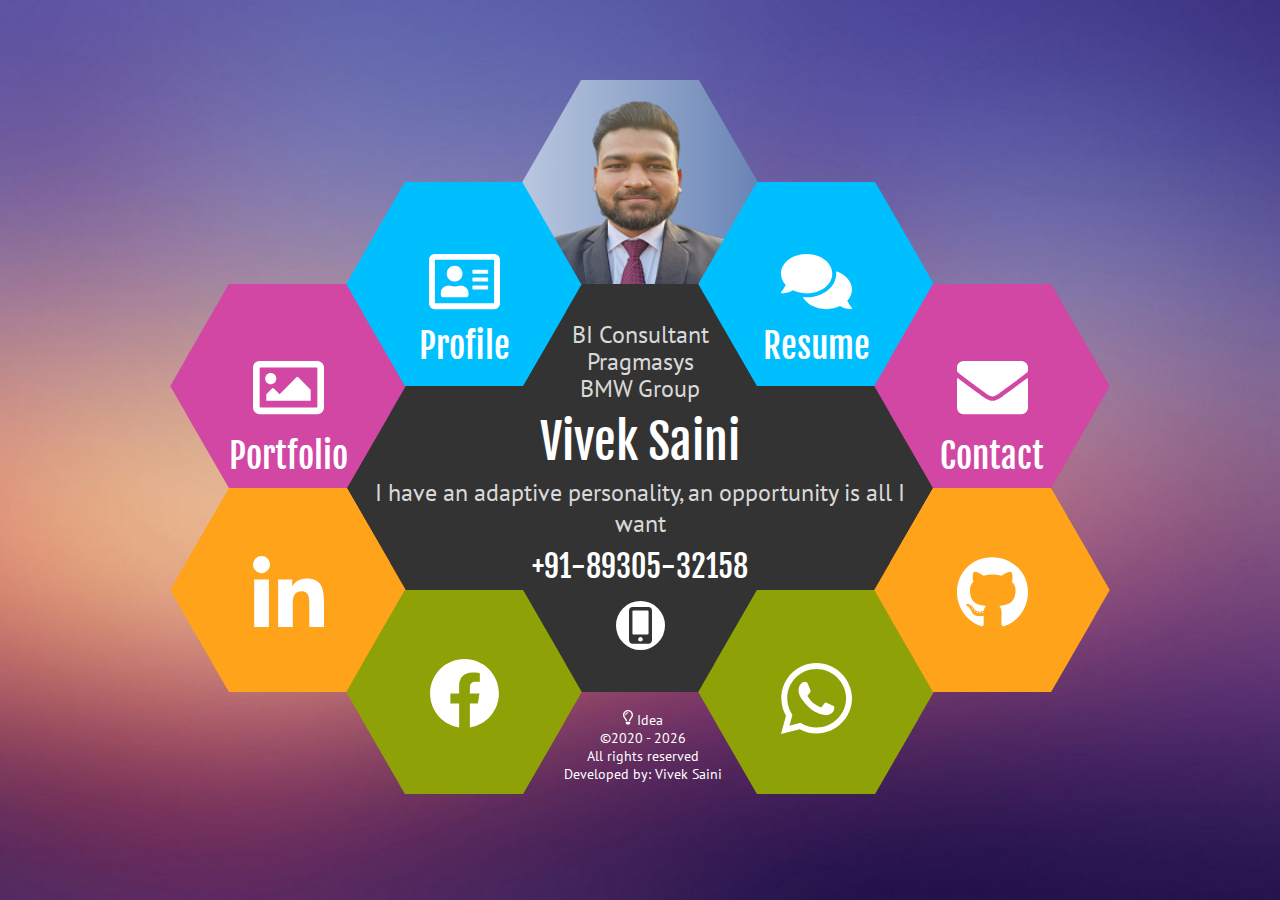
<file: index.html>
<!DOCTYPE html>
<html lang="en">
<head>
    <meta charset="UTF-8">
    <meta name="viewport" content="width=device-width;">
    <title>Vivek's Resume</title>
    <link rel="stylesheet" href="../assets/css/style.css">
    <link rel="icon" href="../assets/images/VS Logo.png">
</head>
<body>
    <!-- Main Page-Wrapper Container -->
    <div id="page-wrapper">
        <!-- Header -->
        <header id="header" role="banner"></header>
        <!-- Header End -->

        <!-- Main Content Section -->

        <section id="main">
            <div class="wrapper">
                <div id="home-page" class="page">
                    <div class="job-title">BI Consultant Pragmasys BMW Group</div>
                    <h1>Vivek Saini</h1>
                    <p>I have an adaptive personality, an opportunity is all I want</p>
                    <div class="phone">
                        +91-89305-32158 <br />
                        <!-- <i class="fas fa-mobile-alt"></i> -->
                        <span><svg aria-hidden="true" focusable="false" data-prefix="fas" data-icon="mobile-alt" class="svg-inline--fa fa-mobile-alt fa-w-10" role="img" xmlns="http://www.w3.org/2000/svg" viewBox="0 0 320 512"><path fill="currentColor" d="M272 0H48C21.5 0 0 21.5 0 48v416c0 26.5 21.5 48 48 48h224c26.5 0 48-21.5 48-48V48c0-26.5-21.5-48-48-48zM160 480c-17.7 0-32-14.3-32-32s14.3-32 32-32 32 14.3 32 32-14.3 32-32 32zm112-108c0 6.6-5.4 12-12 12H60c-6.6 0-12-5.4-12-12V60c0-6.6 5.4-12 12-12h200c6.6 0 12 5.4 12 12v312z"></path></svg></span>
                    </div>
                </div>		
            </div>
        </section>

        <!-- Main Content Section End -->

        <!-- Footer -->
        <footer id="footer" role="contentinfo"></footer>
        <!-- Footer End -->
    </div>
    <!-- Main Page-Wrapper Container End -->
    <script src='../assets/js/jquery.min.js'></script>
    <script  src="../assets/js/script.js"></script>
</body>
</html>
</file>
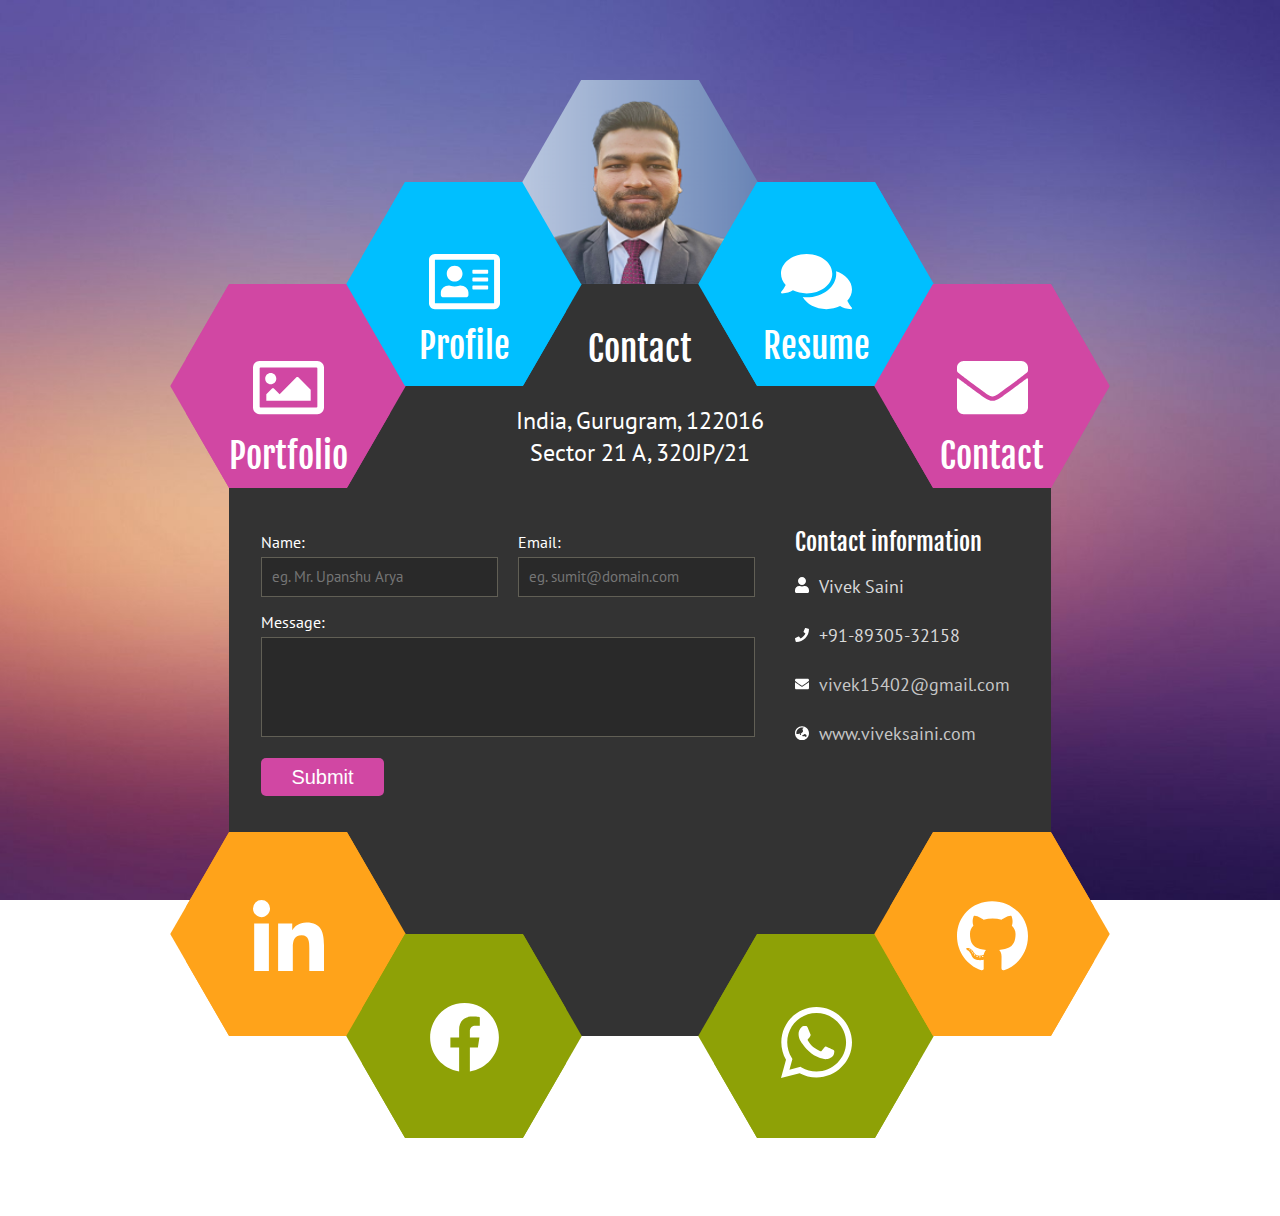
<file: pages/contact.html>
<!DOCTYPE html>
<html lang="en">

<head>
    <meta charset="UTF-8">
    <meta name="viewport" content="width=device-width;">
    <title>Vivek's Resume</title>
    <link rel="stylesheet" href="../assets/css/style.css">
    <link rel="icon" href="../assets/images/VS Logo.png">
</head>

<body>
    <!-- Main Page-Wrapper Container -->
    <div id="page-wrapper">
        <!-- Header -->
        <header id="header" role="banner"></header>
        <!-- Header End -->

        <!-- Main Content Section -->

        <section id="main">
            <div class="wrapper">
                <div id="contact-page" class="page">
                    <div class="page-title">
                        <h1>Contact</h1>
                    </div>
                    <div class="contact-address">
                        India, Gurugram, 122016<br />
                        Sector 21 A, 320JP/21
                    </div>
                    <div class="cotent-wrapper">
                        <!-- <div class="map">
                            <div id="map_canvas"></div>
                            <div class="qr-code">
                                <h3>Vcard</h3>
                                <img src="images/qr-code.png" height="175" width="175" alt="Add contact to your address book" title="Add contact to your address book">
                            </div>
                        </div> -->

                        <div class="contact-details">
                            <div class="left-col">
                                <form method="post" id="contact-form" name="google-sheet">
                                    <div class="form-item first-child">
                                        <label for="name">Name:</label>
                                        <input type="text" name="Name" id="name" placeholder="eg. Mr. Upanshu Arya" required>
                                    </div>
                                    <div class="form-item">
                                        <label for="name">Email:</label>
                                        <input type="email" name="Email" id="email" placeholder="eg. sumit@domain.com" required>
                                    </div>
                                    <label for="message">Message:</label>
                                    <textarea name="Message" id="userMessage" cols="30" rows="4" required></textarea>
                                    <input type="hidden" id="date" name="Submitted_On" required>
                                    <input type="submit" value="Submit" class="form-submit">
                                    <div class="message"></div>
                                </form>
                            </div>

                            <div id="popup1" class="overlay">
                                <div class="popup">
                                    <h2 id="popup-greeting"></h2>
                                    <a class="close" href="">&times;</a>
                                    <div class="content">
                                        Thank you for your feedback/suggestion or Contacting Us.
                                    </div>
                                </div>
                            </div>

                            <div class="right-col">
                                <h2>Contact information</h2>
                                <p><svg aria-hidden="true" focusable="false" data-prefix="fas" data-icon="user"
                                        class="svg-inline--fa fa-user fa-w-14" role="img"
                                        xmlns="http://www.w3.org/2000/svg" viewBox="0 0 448 512">
                                        <path fill="currentColor"
                                            d="M224 256c70.7 0 128-57.3 128-128S294.7 0 224 0 96 57.3 96 128s57.3 128 128 128zm89.6 32h-16.7c-22.2 10.2-46.9 16-72.9 16s-50.6-5.8-72.9-16h-16.7C60.2 288 0 348.2 0 422.4V464c0 26.5 21.5 48 48 48h352c26.5 0 48-21.5 48-48v-41.6c0-74.2-60.2-134.4-134.4-134.4z">
                                        </path>
                                    </svg><span>Vivek Saini</span></p>
                                <p><svg aria-hidden="true" focusable="false" data-prefix="fas" data-icon="phone"
                                        class="svg-inline--fa fa-phone fa-w-16" role="img"
                                        xmlns="http://www.w3.org/2000/svg" viewBox="0 0 512 512">
                                        <path fill="currentColor"
                                            d="M493.4 24.6l-104-24c-11.3-2.6-22.9 3.3-27.5 13.9l-48 112c-4.2 9.8-1.4 21.3 6.9 28l60.6 49.6c-36 76.7-98.9 140.5-177.2 177.2l-49.6-60.6c-6.8-8.3-18.2-11.1-28-6.9l-112 48C3.9 366.5-2 378.1.6 389.4l24 104C27.1 504.2 36.7 512 48 512c256.1 0 464-207.5 464-464 0-11.2-7.7-20.9-18.6-23.4z">
                                        </path>
                                    </svg>+91-89305-32158</p>
                                <!-- <p class="icon-skype">@skypename</p> -->
                                <p><svg aria-hidden="true" focusable="false" data-prefix="fas" data-icon="envelope"
                                        class="svg-inline--fa fa-envelope fa-w-16" role="img"
                                        xmlns="http://www.w3.org/2000/svg" viewBox="0 0 512 512">
                                        <path fill="currentColor"
                                            d="M502.3 190.8c3.9-3.1 9.7-.2 9.7 4.7V400c0 26.5-21.5 48-48 48H48c-26.5 0-48-21.5-48-48V195.6c0-5 5.7-7.8 9.7-4.7 22.4 17.4 52.1 39.5 154.1 113.6 21.1 15.4 56.7 47.8 92.2 47.6 35.7.3 72-32.8 92.3-47.6 102-74.1 131.6-96.3 154-113.7zM256 320c23.2.4 56.6-29.2 73.4-41.4 132.7-96.3 142.8-104.7 173.4-128.7 5.8-4.5 9.2-11.5 9.2-18.9v-19c0-26.5-21.5-48-48-48H48C21.5 64 0 85.5 0 112v19c0 7.4 3.4 14.3 9.2 18.9 30.6 23.9 40.7 32.4 173.4 128.7 16.8 12.2 50.2 41.8 73.4 41.4z">
                                        </path>
                                    </svg><a href="mailto:vivek15402@gmail.com" target="_blank">vivek15402@gmail.com</a>
                                </p>
                                <p><svg aria-hidden="true" focusable="false" data-prefix="fas" data-icon="globe-asia"
                                        class="svg-inline--fa fa-globe-asia fa-w-16" role="img"
                                        xmlns="http://www.w3.org/2000/svg" viewBox="0 0 496 512">
                                        <path fill="currentColor"
                                            d="M248 8C111.03 8 0 119.03 0 256s111.03 248 248 248 248-111.03 248-248S384.97 8 248 8zm-11.34 240.23c-2.89 4.82-8.1 7.77-13.72 7.77h-.31c-4.24 0-8.31 1.69-11.31 4.69l-5.66 5.66c-3.12 3.12-3.12 8.19 0 11.31l5.66 5.66c3 3 4.69 7.07 4.69 11.31V304c0 8.84-7.16 16-16 16h-6.11c-6.06 0-11.6-3.42-14.31-8.85l-22.62-45.23c-2.44-4.88-8.95-5.94-12.81-2.08l-19.47 19.46c-3 3-7.07 4.69-11.31 4.69H50.81C49.12 277.55 48 266.92 48 256c0-110.28 89.72-200 200-200 21.51 0 42.2 3.51 61.63 9.82l-50.16 38.53c-5.11 3.41-4.63 11.06.86 13.81l10.83 5.41c5.42 2.71 8.84 8.25 8.84 14.31V216c0 4.42-3.58 8-8 8h-3.06c-3.03 0-5.8-1.71-7.15-4.42-1.56-3.12-5.96-3.29-7.76-.3l-17.37 28.95zM408 358.43c0 4.24-1.69 8.31-4.69 11.31l-9.57 9.57c-3 3-7.07 4.69-11.31 4.69h-15.16c-4.24 0-8.31-1.69-11.31-4.69l-13.01-13.01a26.767 26.767 0 0 0-25.42-7.04l-21.27 5.32c-1.27.32-2.57.48-3.88.48h-10.34c-4.24 0-8.31-1.69-11.31-4.69l-11.91-11.91a8.008 8.008 0 0 1-2.34-5.66v-10.2c0-3.27 1.99-6.21 5.03-7.43l39.34-15.74c1.98-.79 3.86-1.82 5.59-3.05l23.71-16.89a7.978 7.978 0 0 1 4.64-1.48h12.09c3.23 0 6.15 1.94 7.39 4.93l5.35 12.85a4 4 0 0 0 3.69 2.46h3.8c1.78 0 3.35-1.18 3.84-2.88l4.2-14.47c.5-1.71 2.06-2.88 3.84-2.88h6.06c2.21 0 4 1.79 4 4v12.93c0 2.12.84 4.16 2.34 5.66l11.91 11.91c3 3 4.69 7.07 4.69 11.31v24.6z">
                                        </path>
                                    </svg><a href="http://www.viveksaini.com" target="_blank">www.viveksaini.com</a></p>
                            </div>
                        </div>
                    </div>
                </div>
            </div>
        </section>

        <!-- Main Content Section End -->

        <!-- Footer -->
        <footer id="footer" role="contentinfo"></footer>
        <!-- Footer End -->
    </div>
    <!-- Main Page-Wrapper Container End -->
    <script src='../assets/js/jquery.min.js'></script>
    <script src="../assets/js/script.js"></script>
</body>

</html>
</file>
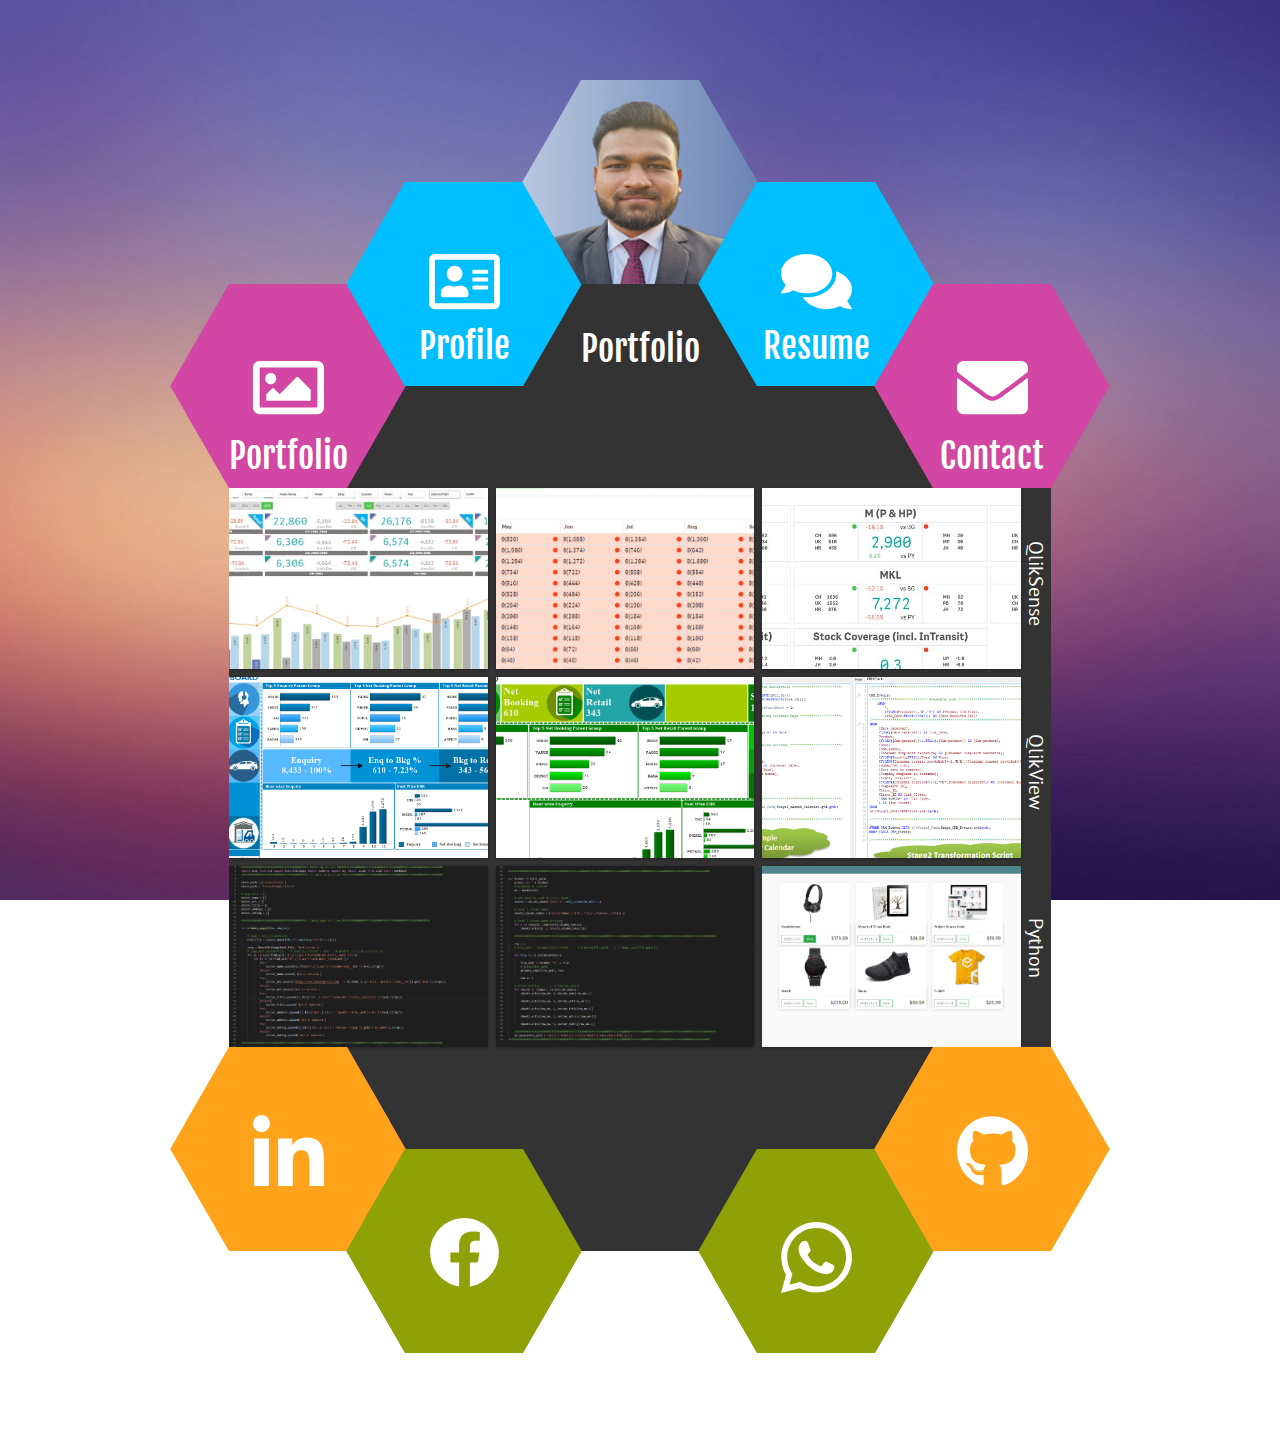
<file: pages/portfolio.html>
<!DOCTYPE html>
<html lang="en">
<head>
    <meta charset="UTF-8">
    <meta name="viewport" content="width=device-width;">
    <title>Vivek's Resume</title>
    <link rel="stylesheet" href="../assets/css/style.css">
    <link rel="icon" href="../assets/images/VS Logo.png">
    <link rel='stylesheet' href='../assets/css/jquery.fancybox.min.css'>
</head>
<body>
    <!-- Main Page-Wrapper Container -->
    <div id="page-wrapper">
        <!-- Header -->
        <header id="header" role="banner"></header>
        <!-- Header End -->

        <!-- Main Content Section -->

        <section id="main">
            <div class="wrapper">
                <div id="portfolio-page" class="page">
                    <div class="page-title">
                        <h1>Portfolio</h1>
                    </div>
                    <ul class="image-category">
                        <!-- <li><span>QlikSense</span><span>QlikView</span><span>Python</span></li> -->
                        <li>QlikSense</li>
                        <li>QlikView</li>
                        <li>Python</li>
                    </ul>
                    <main class="main">
                        <div class="container">
                        <div class="card">
                            <div class="card-image">
                                <a href="../assets/images/QS Visualization 1.png" data-fancybox="gallery" data-caption="QlikSense Retail KPI Visualization">
                                    <img src="../assets/images/QS Visualization 1.png" alt="Image Gallery">
                                </a>
                            </div>
                        </div>
                        <div class="card">
                            <div class="card-image">
                                <a href="../assets/images/QS Visualization 2.png" data-fancybox="gallery" data-caption="QlikSense Retail Table Visualization">
                                    <img src="../assets/images/QS Visualization 2.png" alt="Image Gallery">
                                </a>
                            </div>
                        </div>
                        <div class="card">
                            <div class="card-image">
                                <a href="../assets/images/QS Visualization 3.png" data-fancybox="gallery" data-caption="QlikSense KPI Visualization">
                                    <img src="../assets/images/QS Visualization 3.png" alt="Image Gallery">
                                </a>
                            </div>
                        </div>
                        <div class="card">
                            <div class="card-image">
                                <a href="../assets/images/QV Visualization 1.png" data-fancybox="gallery" data-caption="QlikView KPI Dashboard Visualization (Blue)">
                                    <img src="../assets/images/QV Visualization 1.png" alt="Image Gallery">
                                </a>
                            </div>
                        </div>
                        <div class="card">
                            <div class="card-image">
                                <a href="../assets/images/QV Visualization 2.png" data-fancybox="gallery" data-caption="QlikView KPI Dashboard Visualization (Green)">
                                    <img src="../assets/images/QV Visualization 2.png" alt="Image Gallery">
                                </a>
                            </div>
                        </div>
                        <div class="card">
                            <div class="card-image">
                                <a href="../assets/images/QV Scripting 1.png" data-fancybox="gallery" data-caption="QlikView Scripting Example">
                                    <img src="../assets/images/QV Scripting 1.png" alt="Image Gallery">
                                </a>
                            </div>
                        </div>
                        <div class="card">
                            <div class="card-image">
                                <a href="../assets/images/Python Scripting 1.png" data-fancybox="gallery" data-caption="Python Scripting for web-scraping of medical website(1)">
                                    <img src="../assets/images/Python Scripting 1.png" alt="Image Gallery">
                                </a>
                            </div>
                        </div>
                        <div class="card">
                            <div class="card-image">
                                <a href="../assets/images/Python Scripting 2.png" data-fancybox="gallery" data-caption="Python Scripting for web-scraping of medical website(2)">
                                    <img src="../assets/images/Python Scripting 2.png" alt="Image Gallery">
                                </a>
                            </div>
                        </div>
                        <div class="card">
                            <div class="card-image">
                                <a href="../assets/images/Python Django Webpage.png" data-fancybox="gallery" data-caption="Python Django Sample E-Commerce Webpage">
                                    <img src="../assets/images/Python Django Webpage.png" alt="Image Gallery">
                                </a>
                            </div>
                        </div>
                        </div>
                    </main>	
                </div>
            </div>
        </section>

        <!-- Main Content Section End -->

        <!-- Footer -->
        <footer id="footer" role="contentinfo"></footer>
        <!-- Footer End -->
    </div>
    <!-- Main Page-Wrapper Container End -->
    <script src='../assets/js/jquery.min.js'></script>
    <script src='../assets/js/jquery.fancybox.min.js'></script>
    <script  src="../assets/js/script.js"></script>
</body>
</html>
</file>
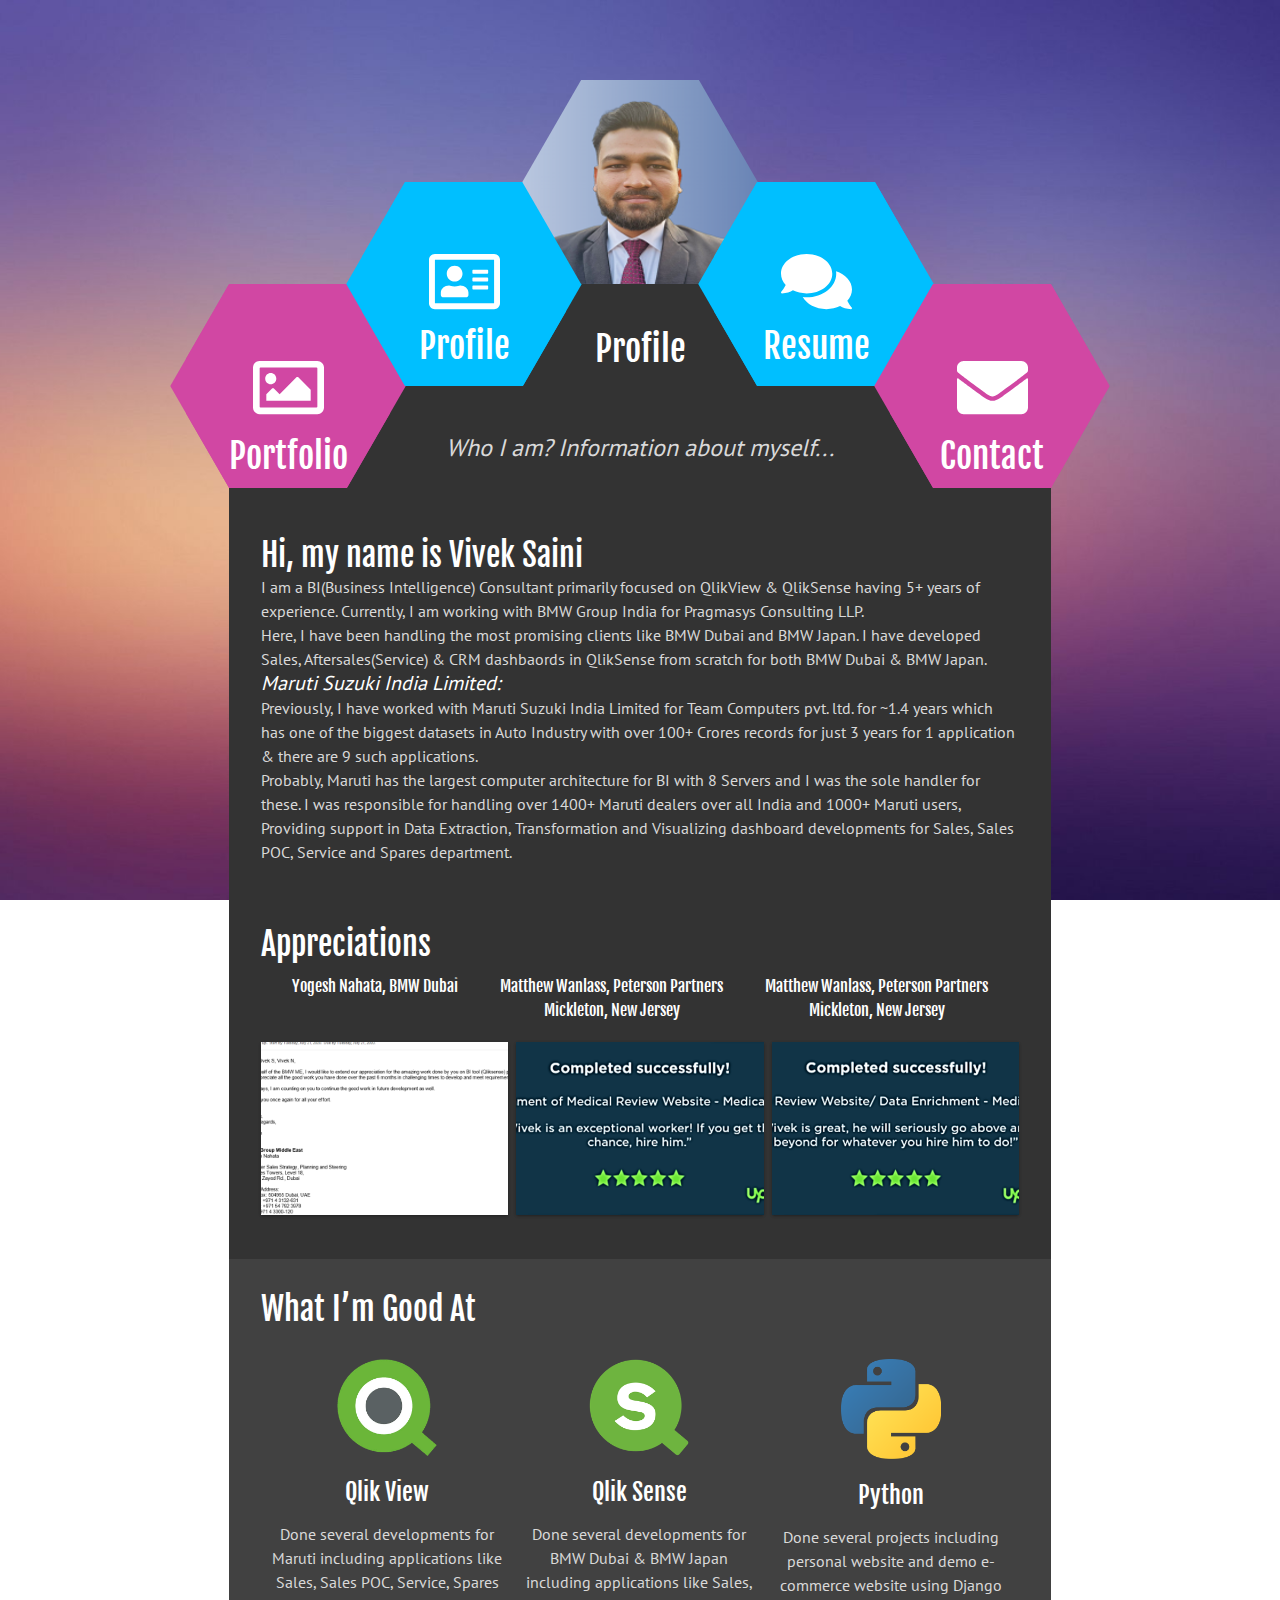
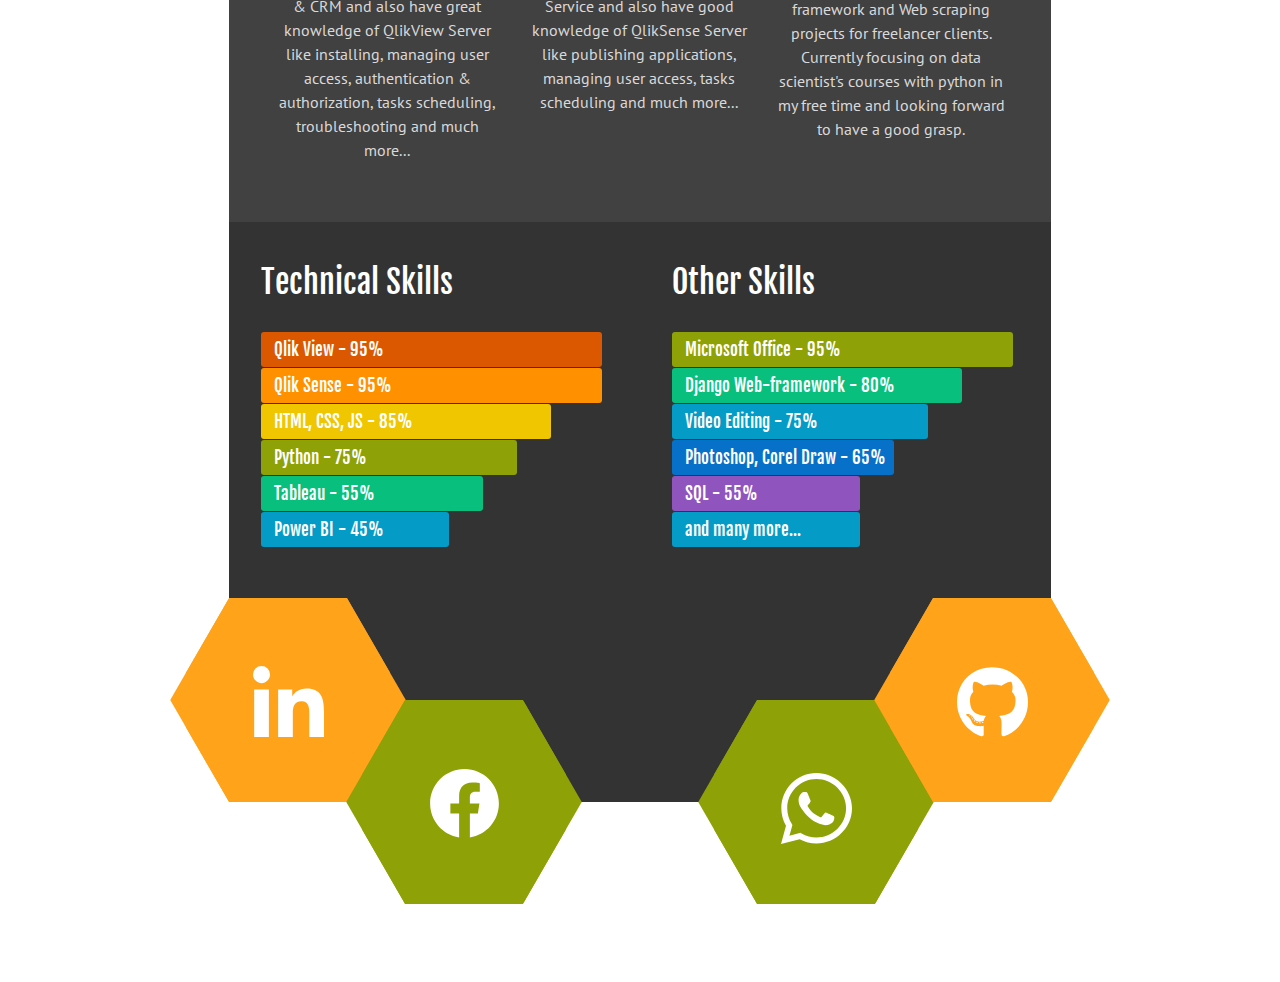
<file: pages/profile.html>
<!DOCTYPE html>
<html lang="en">
<head>
    <meta charset="UTF-8">
    <meta name="viewport" content="width=device-width;">
    <title>Vivek's Resume</title>
    <link rel="stylesheet" href="../assets/css/style.css">
    <link rel="icon" href="../assets/images/VS Logo.png">
    <link rel='stylesheet' href='../assets/css/jquery.fancybox.min.css'>
</head>
<body>
    <!-- Main Page-Wrapper Container -->
    <div id="page-wrapper">
        <!-- Header -->
        <header id="header" role="banner"></header>
        <!-- Header End -->

        <!-- Main Content Section -->

        <section id="main">
            <div class="wrapper">
                <div id="profile-page" class="page">
                    <div class="page-title">
                        <h1>Profile</h1>
                    </div>
                    <em class="subtitle">Who I am? Information about myself...</em>
                    
                    <div class="content-wrapper">
                        <article class="post odd">
                            <h2 class="post-title">Hi, my name is Vivek Saini</h2>
                            <p>I am a BI(Business Intelligence) Consultant primarily focused on QlikView & QlikSense having 5+ years of experience. Currently, I am working with BMW Group India for Pragmasys Consulting LLP.<br>Here, I have been handling the most promising clients like BMW Dubai and BMW Japan. I have developed Sales, Aftersales(Service) & CRM dashbaords in QlikSense from scratch for both BMW Dubai & BMW Japan.<br><em style="color: #fff;font-size:20px;">Maruti Suzuki India Limited:</em><br>Previously, I have worked with Maruti Suzuki India Limited for Team Computers pvt. ltd. for ~1.4 years which has one of the biggest datasets in Auto Industry with over 100+ Crores records for just 3 years for 1 application & there are 9 such applications.<br>Probably, Maruti has the largest computer architecture for BI with 8 Servers and I was the sole handler for these. I was responsible for handling over 1400+ Maruti dealers over all India and 1000+ Maruti users, Providing support in Data Extraction, Transformation and Visualizing dashboard developments for Sales, Sales POC, Service and Spares department.</p>
                        </article>
                        
                        <article>
                            <h2 class="post-title">Appreciations</h2>
                            <ul class="appreciator">
                                <li>Yogesh Nahata, BMW Dubai</li>
                                <li>Matthew Wanlass, Peterson Partners<br>Mickleton, New Jersey</li>
                                <li>Matthew Wanlass, Peterson Partners<br>Mickleton, New Jersey</li>
                            </ul>
                            <main class="main">
                                <div class="container">
                                <div class="card">
                                    <div class="card-image">
                                        <a href="../assets/images/BMW Dubai - Yogesh Nahata.png" data-fancybox="gallery" data-caption="Yogesh Nahata - BMW Dubai">
                                            <img src="../assets/images/BMW Dubai - Yogesh Nahata.png" alt="Image Gallery">
                                        </a>
                                    </div>
                                </div>
                                <div class="card">
                                    <div class="card-image">
                                        <a href="../assets/images/Upwork - Matthew Wanlass1.png" data-fancybox="gallery" data-caption="Matthew Wanlass - Peterson Partners">
                                            <img src="../assets/images/Upwork - Matthew Wanlass1.png" alt="Image Gallery">
                                        </a>
                                    </div>
                                </div>
                                <div class="card">
                                    <div class="card-image">
                                        <a href="../assets/images/Upwork - Matthew Wanlass2.png" data-fancybox="gallery" data-caption="Matthew Wanlass - Peterson Partners">
                                            <img src="../assets/images/Upwork - Matthew Wanlass2.png" alt="Image Gallery">
                                        </a>
                                    </div>
                                </div>
                            </main>
                        </article>

                        <p>&nbsp;</p>

                        <article class="post even general-skills">
                            <h2 class="post-title">What I’m Good At</h2>
                            <div class="skill-item">
                                <!-- <a href="#"><i class="fas fa-newspaper"></i></a> -->
                                <a href="https://www.qlik.com/us/products/qlikview" target="_blank"><img src="../assets/images/QV.png" alt="Qlik View" width="100px"></a>
                                <h3>Qlik View</h3>
                                <p>Done several developments for Maruti including applications like Sales, Sales POC, Service, Spares & CRM and also have great knowledge of QlikView Server like installing, managing user access, authentication & authorization, tasks scheduling, troubleshooting and much more...</p>
                            </div>
                            <div class="skill-item">
                                <!-- <a href="#"><i class="fas fa-mobile-alt"></i></a> -->
                                <a href="https://www.qlik.com/us/products/qlik-sense" target="_blank"><img src="../assets/images/QS.png" alt="Qlik Sense" width="100px"></a>
                                <h3>Qlik Sense</h3>
                                <p>Done several developments for BMW Dubai & BMW Japan including applications like Sales, Service and also have good knowledge of QlikSense Server like publishing applications, managing user access, tasks scheduling and much more...</p>
                            </div>
                            <div class="skill-item">
                                <!-- <a href="#"><i class="far fa-window-maximize"></i></a> -->
                                <a href="https://www.python.org/" target="_blank"><img src="../assets/images/Python.png" alt="Python" width="100px"></a>
                                <h3>Python</h3>
                                <p>Done several projects including personal website and demo e-commerce website using Django framework and Web scraping projects for freelancer clients. Currently focusing on data scientist's courses with python in my free time and looking forward to have a good grasp.</p>
                            </div>
                            
                        </article>
                        
                        <div class="technical-skills">
                            <div class="block graphic-skills">
                                <h2 class="block-title">Technical Skills</h2>
                                <ul>
                                    <li class="progressbar"><span data-process="100%" class="progress dark-orange" style="width: 100%;"><span class="value">Qlik View - 95%</span></span></li>
                                    <li class="progressbar"><span data-process="75%" class="progress orange" style="width: 100%;"><span class="value">Qlik Sense - 95%</span></span></li>
                                    <li class="progressbar"><span data-process="60%" class="progress yellow" style="width: 85%;"><span class="value">HTML, CSS, JS - 85%</span></span></li>
                                    <li class="progressbar"><span data-process="55%" class="progress green" style="width: 75%;"><span class="value">Python - 75%</span></span></li>
                                    <li class="progressbar"><span data-process="45%" class="progress turquoise" style="width: 65%;"><span class="value">Tableau - 55%</span></span></li>
                                    <li class="progressbar"><span data-process="45%" class="progress blue" style="width: 55%;"><span class="value">Power BI - 45%</span></span></li>
                                </ul>
                            </div>
                            
                            <div class="block other-skills">
                                <h2 class="block-title">Other Skills</h2>
                                <ul>
                                    <li class="progressbar"><span data-process="100%" class="progress green" style="width: 100%;"><span class="value">Microsoft Office - 95%</span></span></li>
                                    <li class="progressbar"><span data-process="75%" class="progress turquoise" style="width: 85%;"><span class="value">Django Web-framework - 80%</span></span></span></li>
                                    <li class="progressbar"><span data-process="60%" class="progress blue" style="width: 75%;"><span class="value">Video Editing - 75%</span></span></li>
                                    <li class="progressbar"><span data-process="55%" class="progress dark-blue" style="width: 65%;"><span class="value">Photoshop, Corel Draw - 65%</span></span></li>
                                    <li class="progressbar"><span data-process="55%" class="progress purple" style="width: 55%;"><span class="value">SQL - 55%</span></span></li>
                                    <li class="progressbar"><span data-process="55%" class="progress blue" style="width: 55%;"><span class="value">and many more...</span></span></li>
                                </ul>
                            </div>
                        </div>
                    </div>
                </div>	
            </div>
        </section>

        <!-- Main Content Section End -->

        <!-- Footer -->
        <footer id="footer" role="contentinfo"></footer>
        <!-- Footer End -->
    </div>
    <!-- Main Page-Wrapper Container End -->
    <script src='../assets/js/jquery.min.js'></script>
    <script src='../assets/js/jquery.fancybox.min.js'></script>
    <script  src="../assets/js/script.js"></script>
</body>
</html>
</file>
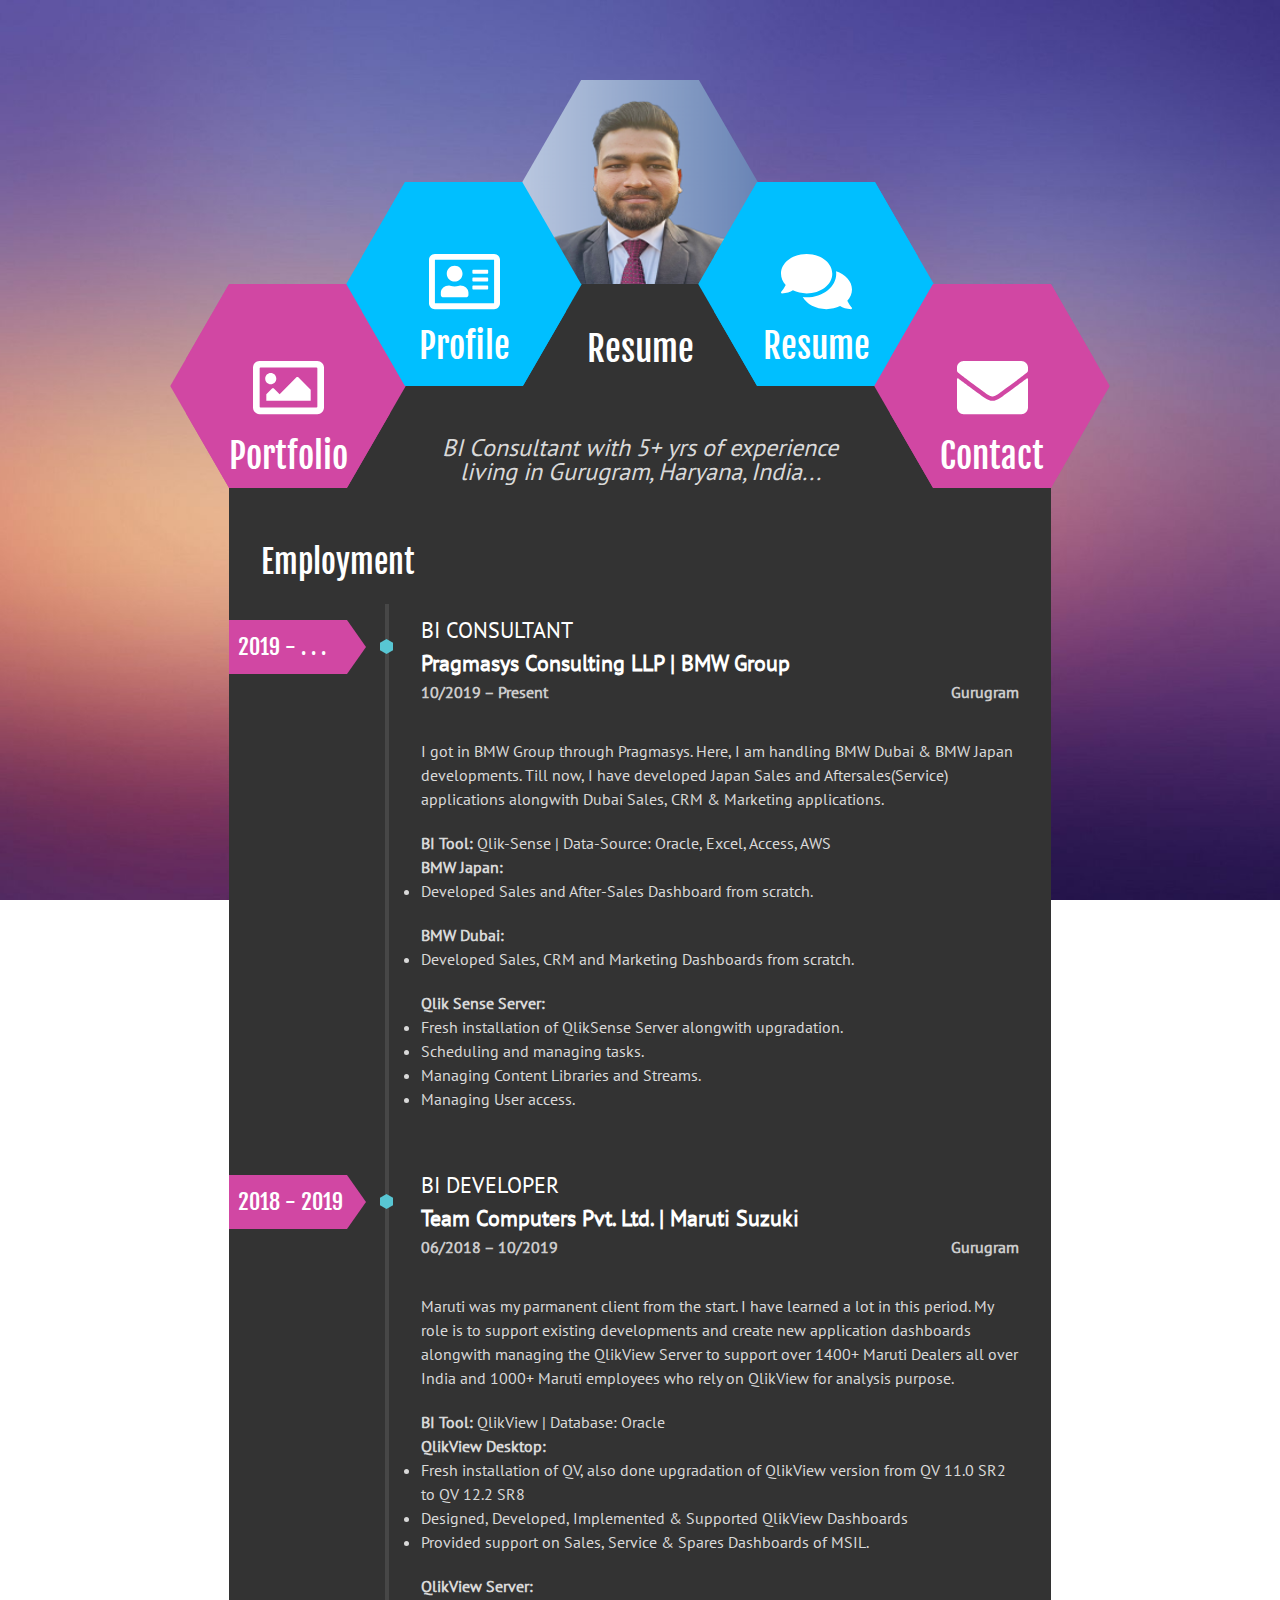
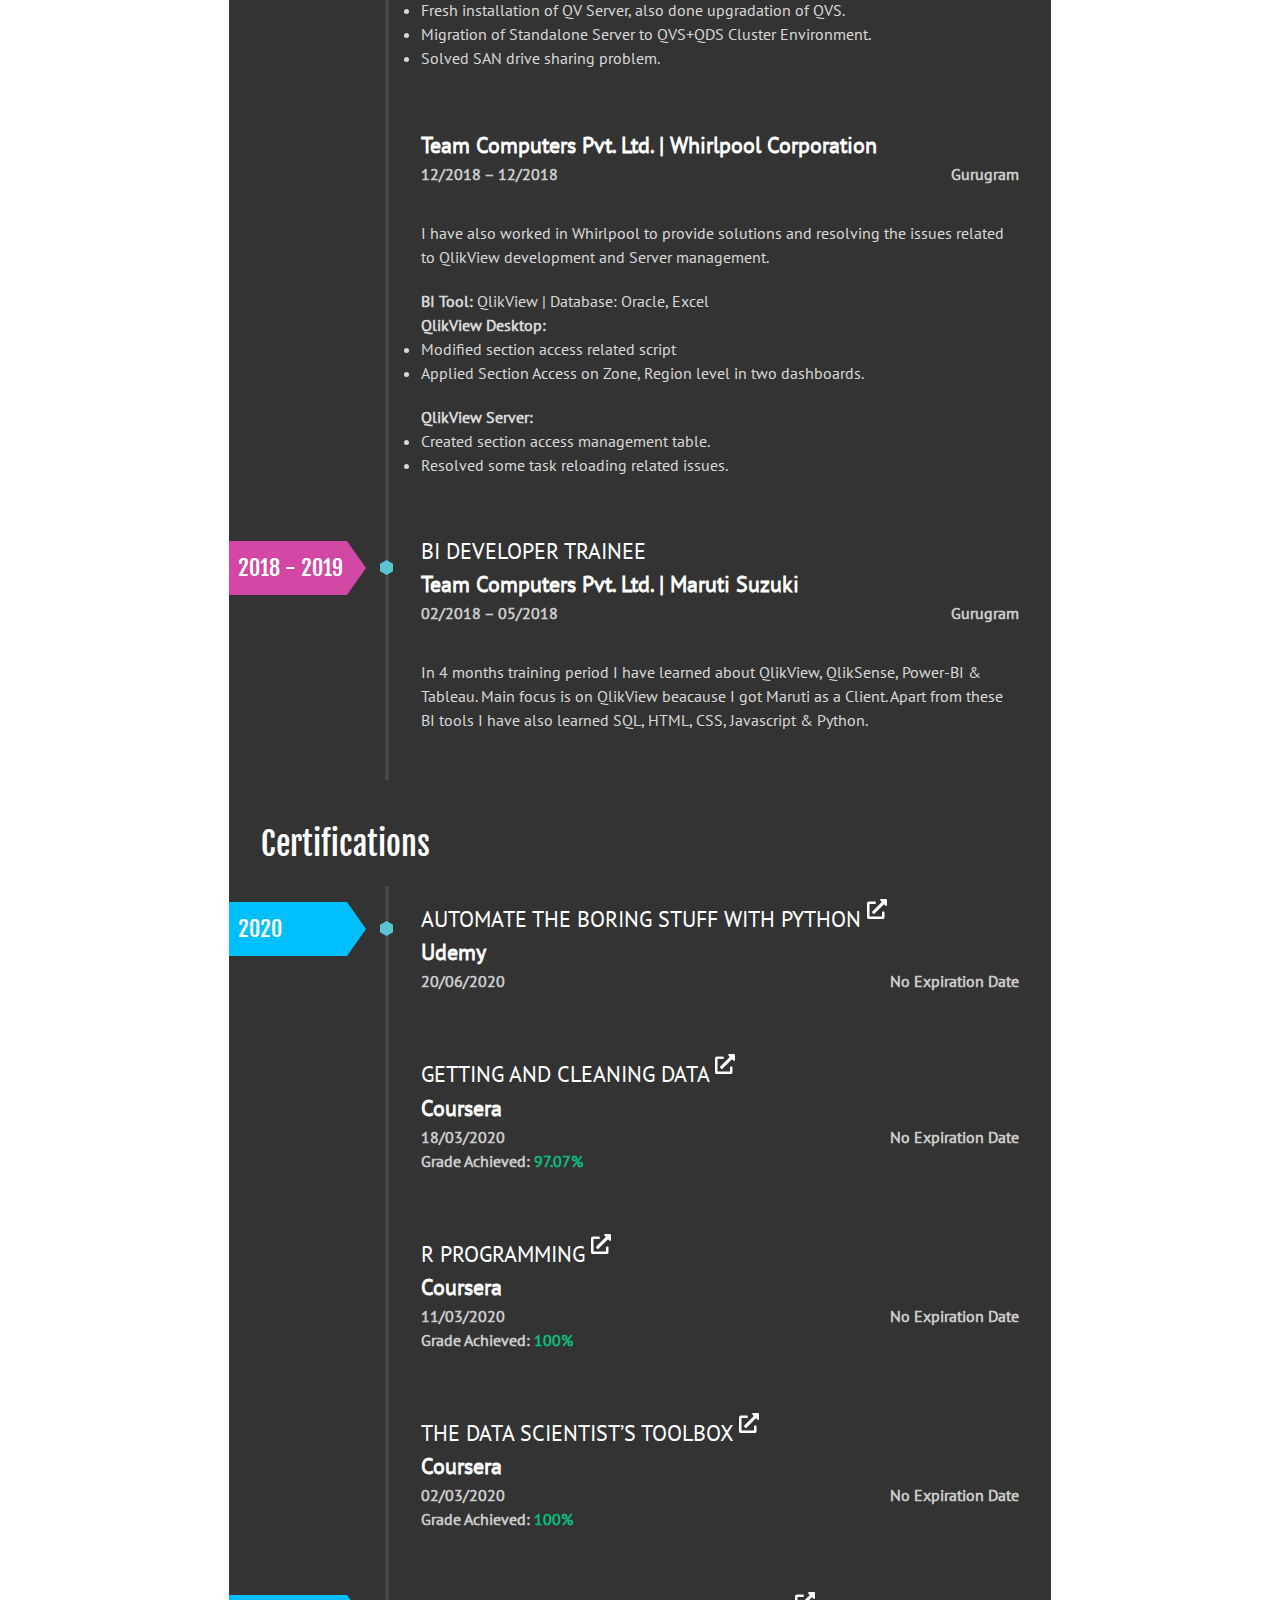
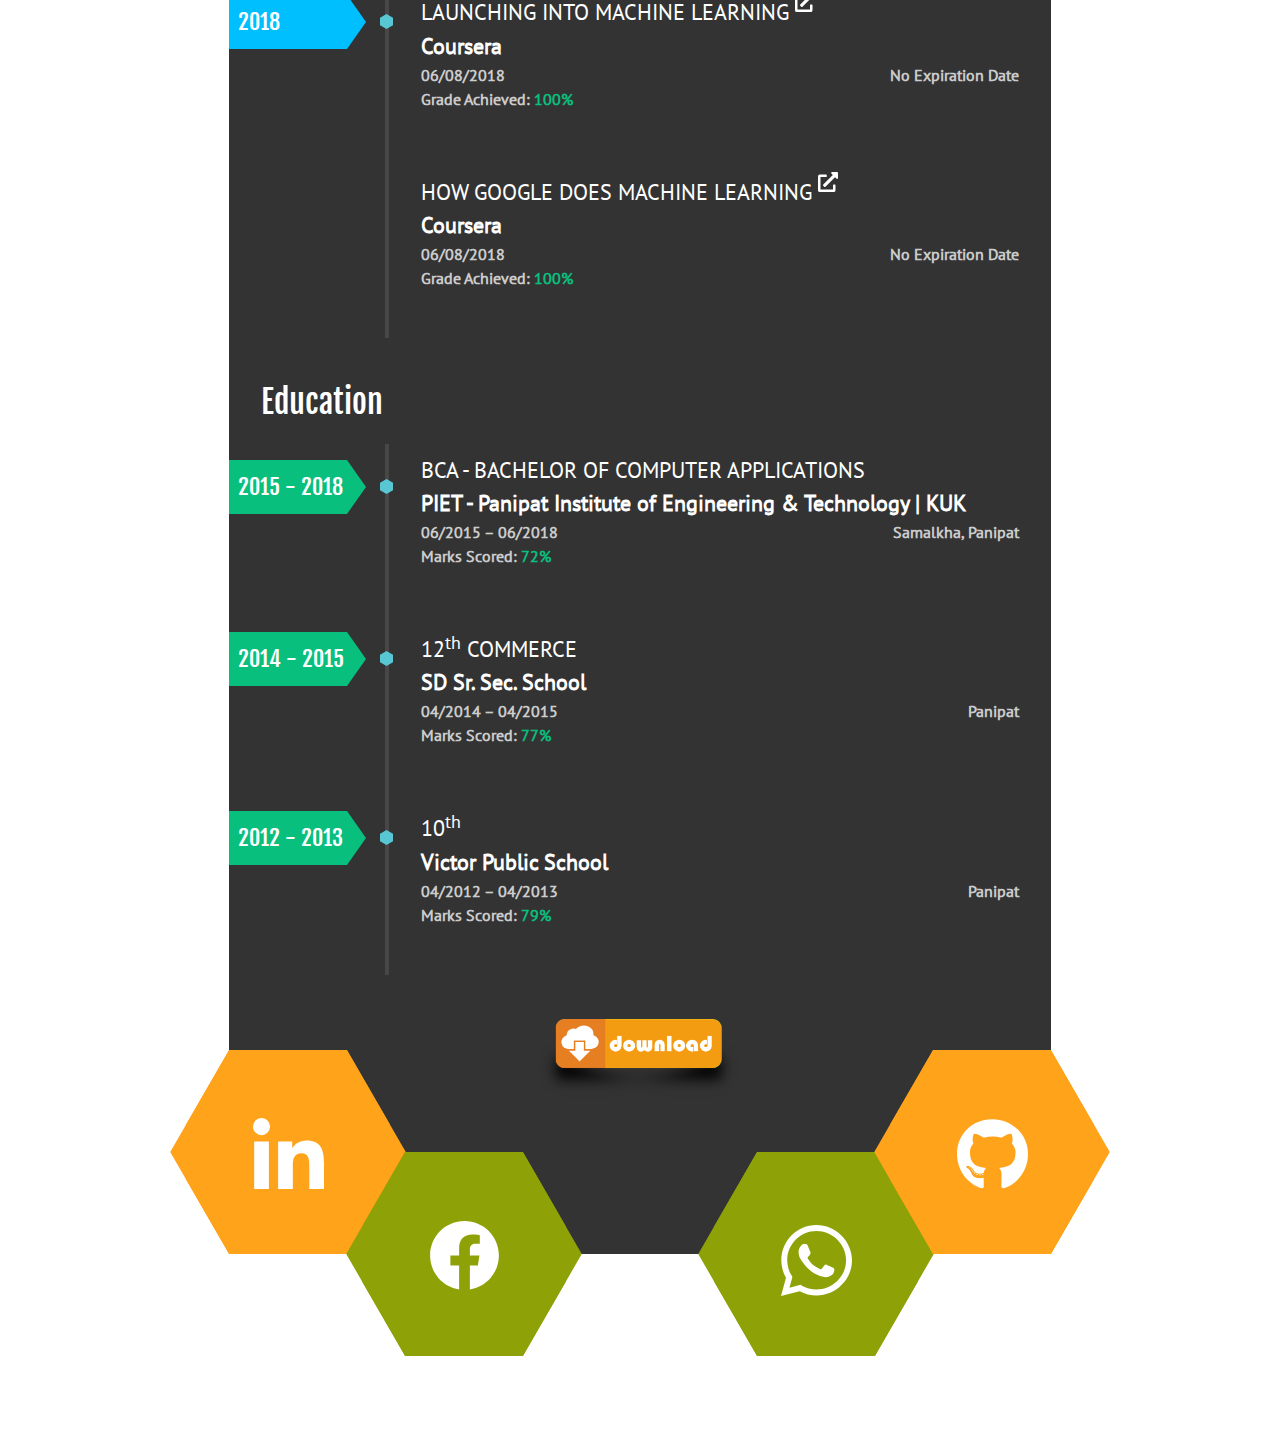
<file: pages/resume.html>
<!DOCTYPE html>
<html lang="en">
<head>
    <meta charset="UTF-8">
    <meta name="viewport" content="width=device-width;">
    <title>Vivek's Resume</title>
    <link rel="stylesheet" href="../assets/css/style.css">
    <link rel="icon" href="../assets/images/VS Logo.png">
</head>
<body>
    <div class="bg">
    <!-- Main Page-Wrapper Container -->
    <div id="page-wrapper">
        <!-- Header --> 
        <header id="header" role="banner"></header>
        <!-- Header End -->

        <!-- Main Content Section -->

        <section id="main">
            <div class="wrapper" style="display: block;">
                <div id="resume-page" class="page">
                    <div class="page-title">
                        <h1>Resume</h1>
                    </div>
                    <em class="subtitle">BI Consultant with 5+ yrs of experience<br>living in Gurugram, Haryana, India...</em>
                    <div class="content-wrapper">
                        <div id="resume-timeline">
                            <h2 class="post-title post-title1">Employment</h2>
                            <article class="employment">
                                <div class="emp-period">
                                    2019 -  . . .
                                </div>
                                <h3 class="emp-title">BI CONSULTANT</h3>
                                <h4 class="emp-company">Pragmasys Consulting LLP | BMW Group</h4>
                                <ul class="emp-metadata">
                                    <li>10/2019 – Present<span style="float: right;">Gurugram</span></li>
                                </ul>
                                <div class="emp-description">
                                    <p>I got in BMW Group through Pragmasys. Here, I am handling BMW Dubai & BMW Japan developments. Till now, I have developed Japan Sales and Aftersales(Service) applications alongwith Dubai Sales, CRM & Marketing applications. </p>
                                    <ul>
                                        <li><span style="font-weight: bold;color: #d9d9d9;">BI Tool: </span>Qlik-Sense | Data-Source: Oracle, Excel, Access, AWS</li>
                                        <li><span style="font-weight: bold;color: #d9d9d9;">BMW Japan:  </span>
                                            <ul style="list-style: disc;">
                                                <li>Developed Sales and After-Sales Dashboard from scratch.</li>
                                            </ul>
                                        </li>
                                        <li><span style="font-weight: bold;color: #d9d9d9;">BMW Dubai: </span>
                                            <ul style="list-style: disc;">
                                                <li>Developed Sales, CRM and Marketing Dashboards from scratch.</li>
                                            </ul>
                                        </li>
                                        <li><span style="font-weight: bold;color: #d9d9d9;">Qlik Sense Server: </span>
                                            <ul style="list-style: disc;">
                                                <li>Fresh installation of QlikSense Server alongwith upgradation.</li>
                                                <li>Scheduling and managing tasks.</li>
                                                <li>Managing Content Libraries and Streams.</li>
                                                <li>Managing User access.</li>
                                            </ul>
                                        </li>
                                    </ul>
                                </div>
                            </article>
                            <article class="employment">
                                <div class="emp-period">
                                    2018 - 2019
                                </div>
                                <h3 class="emp-title">BI DEVELOPER</h3>
                                <h4 class="emp-company">Team Computers Pvt. Ltd. | Maruti Suzuki</h4>
                                <ul class="emp-metadata">
                                    <li>06/2018 – 10/2019<span style="float: right;">Gurugram</span></li>
                                </ul>
                                <div class="emp-description">
                                    <p>Maruti was my parmanent client from the start. I have learned a lot in this period. My role is to support existing developments and create new application dashboards alongwith managing the QlikView Server to support over 1400+ Maruti Dealers all over India and 1000+ Maruti employees who rely on QlikView for analysis purpose.</p>
                                    <ul>
                                        <li><span style="font-weight: bold;color: #d9d9d9;">BI Tool: </span>QlikView | Database: Oracle </li>
                                        <li><span style="font-weight: bold;color: #d9d9d9;">QlikView Desktop: </span>
                                            <ul style="list-style: disc;">
                                                <li>Fresh installation of  QV, also done upgradation of QlikView version from QV 11.0 SR2 to QV 12.2 SR8</li>
                                                <li>Designed, Developed, Implemented & Supported QlikView Dashboards</li>
                                                <li>Provided support on Sales, Service & Spares Dashboards of MSIL.</li>
                                            </ul>
                                        </li>
                                        <li><span style="font-weight: bold;color: #d9d9d9;">QlikView Server: </span>
                                            <ul style="list-style: disc;">
                                                <li>Fresh installation of QV Server, also done upgradation of QVS.</li>
                                                <li>Migration of Standalone Server to QVS+QDS Cluster Environment.</li>
                                                <li>Solved SAN drive sharing problem.</li>
                                            </ul>
                                        </li>
                                    </ul>
                                </div>
                            </article>
                            <article class="employment">
                                <!-- <div class="emp-period">
                                    2018 - 2019
                                </div> -->
                                <!-- <h3 class="emp-title">BI DEVELOPER</h3> -->
                                <h4 class="emp-company">Team Computers Pvt. Ltd. | Whirlpool Corporation</h4>
                                <ul class="emp-metadata">
                                    <li>12/2018 – 12/2018<span style="float: right;">Gurugram</span></li>
                                </ul>
                                <div class="emp-description">
                                    <p>I have also worked in Whirlpool to provide solutions and resolving the issues related to QlikView development and Server management.</p>
                                    <ul>
                                        <li><span style="font-weight: bold;color: #d9d9d9;">BI Tool: </span>QlikView | Database: Oracle, Excel </li>
                                        <li><span style="font-weight: bold;color: #d9d9d9;">QlikView Desktop: </span>
                                            <ul style="list-style: disc;">
                                                <li>Modified section access related script</li>
                                                <li>Applied Section Access on Zone, Region level in two dashboards.</li>
                                            </ul>
                                        </li>
                                        <li><span style="font-weight: bold;color: #d9d9d9;">QlikView Server: </span>
                                            <ul style="list-style: disc;">
                                                <li>Created section access management table.</li>
                                                <li>Resolved some task reloading related issues.</li>
                                            </ul>
                                        </li>
                                    </ul>
                                </div>
                            </article>
                            <article class="employment">
                                <div class="emp-period">
                                    2018 - 2019
                                </div>
                                <h3 class="emp-title">BI DEVELOPER TRAINEE</h3>
                                <h4 class="emp-company">Team Computers Pvt. Ltd. | Maruti Suzuki</h4>
                                <ul class="emp-metadata">
                                    <li>02/2018 – 05/2018<span style="float: right;">Gurugram</span></li>
                                </ul>
                                <div class="emp-description">
                                    <p>In 4 months training period I have learned about QlikView, QlikSense, Power-BI & Tableau. Main focus is on QlikView beacause I got Maruti as a Client. Apart from these BI tools I have also learned SQL, HTML, CSS, Javascript & Python.</p>
                                </div>
                            </article>
                            <p>&nbsp;</p>
                            
                            <h2 class="post-title">Certifications</h2>
                            <article class="certification">
                                <div class="cer-period">
                                    2020
                                </div>
                                <h3 class="cer-title">Automate the Boring Stuff with Python <a href="https://www.udemy.com/certificate/UC-8cc81fd2-8c93-4be7-8a1c-d869df47d145/" target="_blank"><sup><svg aria-hidden="true" focusable="false" data-prefix="fas" data-icon="external-link-alt" class="svg-inline--fa fa-external-link-alt fa-w-16" role="img" xmlns="http://www.w3.org/2000/svg" viewBox="0 0 512 512"><path fill="currentColor" d="M432,320H400a16,16,0,0,0-16,16V448H64V128H208a16,16,0,0,0,16-16V80a16,16,0,0,0-16-16H48A48,48,0,0,0,0,112V464a48,48,0,0,0,48,48H400a48,48,0,0,0,48-48V336A16,16,0,0,0,432,320ZM488,0h-128c-21.37,0-32.05,25.91-17,41l35.73,35.73L135,320.37a24,24,0,0,0,0,34L157.67,377a24,24,0,0,0,34,0L435.28,133.32,471,169c15,15,41,4.5,41-17V24A24,24,0,0,0,488,0Z"></path></svg></sup></h3></a>
                                <h4 class="cer-univer">Udemy</h4>
                                <ul class="cer-metadata">
                                    <li>20/06/2020<span style="float: right;">No Expiration Date</span></li>
                                    <!-- <li>Grade Achieved: <span style="color: #09bf7d;">100.00%</span></li> -->
                                </ul>
                            </article>
                            <article class="certification">
                                <!-- <div class="cer-period">
                                    2020
                                </div> -->
                                <h3 class="cer-title">Getting and Cleaning Data <a href="https://coursera.org/share/04a56f54d92922f71f29fb2f1bdea2a2" target="_blank"><sup><svg aria-hidden="true" focusable="false" data-prefix="fas" data-icon="external-link-alt" class="svg-inline--fa fa-external-link-alt fa-w-16" role="img" xmlns="http://www.w3.org/2000/svg" viewBox="0 0 512 512"><path fill="currentColor" d="M432,320H400a16,16,0,0,0-16,16V448H64V128H208a16,16,0,0,0,16-16V80a16,16,0,0,0-16-16H48A48,48,0,0,0,0,112V464a48,48,0,0,0,48,48H400a48,48,0,0,0,48-48V336A16,16,0,0,0,432,320ZM488,0h-128c-21.37,0-32.05,25.91-17,41l35.73,35.73L135,320.37a24,24,0,0,0,0,34L157.67,377a24,24,0,0,0,34,0L435.28,133.32,471,169c15,15,41,4.5,41-17V24A24,24,0,0,0,488,0Z"></path></svg></sup></h3></a>
                                <h4 class="cer-univer">Coursera</h4>
                                <ul class="cer-metadata">
                                    <li>18/03/2020<span style="float: right;">No Expiration Date</span></li>
                                    <li>Grade Achieved: <span style="color: #09bf7d;">97.07%</span></li>
                                </ul>
                            </article>
                            <article class="certification">
                                <!-- <div class="cer-period">
                                    2020
                                </div> -->
                                <h3 class="cer-title">R Programming <a href="https://coursera.org/share/416e4cd2ffe7fafa6a410173fd9adb51" target="_blank"><sup><svg aria-hidden="true" focusable="false" data-prefix="fas" data-icon="external-link-alt" class="svg-inline--fa fa-external-link-alt fa-w-16" role="img" xmlns="http://www.w3.org/2000/svg" viewBox="0 0 512 512"><path fill="currentColor" d="M432,320H400a16,16,0,0,0-16,16V448H64V128H208a16,16,0,0,0,16-16V80a16,16,0,0,0-16-16H48A48,48,0,0,0,0,112V464a48,48,0,0,0,48,48H400a48,48,0,0,0,48-48V336A16,16,0,0,0,432,320ZM488,0h-128c-21.37,0-32.05,25.91-17,41l35.73,35.73L135,320.37a24,24,0,0,0,0,34L157.67,377a24,24,0,0,0,34,0L435.28,133.32,471,169c15,15,41,4.5,41-17V24A24,24,0,0,0,488,0Z"></path></svg></sup></h3></a>
                                <h4 class="cer-univer">Coursera</h4>
                                <ul class="cer-metadata">
                                    <li>11/03/2020<span style="float: right;">No Expiration Date</span></li>
                                    <li>Grade Achieved: <span style="color: #09bf7d;">100%</span></li>
                                </ul>
                            </article>
                            <article class="certification">
                                <!-- <div class="cer-period">
                                    2020
                                </div> -->
                                <h3 class="cer-title">The Data Scientist’s Toolbox <a href="https://coursera.org/share/85b4208bc906d7b2d61096431b564b56" target="_blank"><sup><svg aria-hidden="true" focusable="false" data-prefix="fas" data-icon="external-link-alt" class="svg-inline--fa fa-external-link-alt fa-w-16" role="img" xmlns="http://www.w3.org/2000/svg" viewBox="0 0 512 512"><path fill="currentColor" d="M432,320H400a16,16,0,0,0-16,16V448H64V128H208a16,16,0,0,0,16-16V80a16,16,0,0,0-16-16H48A48,48,0,0,0,0,112V464a48,48,0,0,0,48,48H400a48,48,0,0,0,48-48V336A16,16,0,0,0,432,320ZM488,0h-128c-21.37,0-32.05,25.91-17,41l35.73,35.73L135,320.37a24,24,0,0,0,0,34L157.67,377a24,24,0,0,0,34,0L435.28,133.32,471,169c15,15,41,4.5,41-17V24A24,24,0,0,0,488,0Z"></path></svg></sup></h3></a>
                                <h4 class="cer-univer">Coursera</h4>
                                <ul class="cer-metadata">
                                    <li>02/03/2020<span style="float: right;">No Expiration Date</span></li>
                                    <li>Grade Achieved: <span style="color: #09bf7d;">100%</span></li>
                                </ul>
                            </article>
                            <article class="certification">
                                <div class="cer-period">
                                    2018
                                </div>
                                <h3 class="cer-title">Launching into Machine Learning <a href="https://coursera.org/share/85b4208bc906d7b2d61096431b564b56" target="_blank"><sup><svg aria-hidden="true" focusable="false" data-prefix="fas" data-icon="external-link-alt" class="svg-inline--fa fa-external-link-alt fa-w-16" role="img" xmlns="http://www.w3.org/2000/svg" viewBox="0 0 512 512"><path fill="currentColor" d="M432,320H400a16,16,0,0,0-16,16V448H64V128H208a16,16,0,0,0,16-16V80a16,16,0,0,0-16-16H48A48,48,0,0,0,0,112V464a48,48,0,0,0,48,48H400a48,48,0,0,0,48-48V336A16,16,0,0,0,432,320ZM488,0h-128c-21.37,0-32.05,25.91-17,41l35.73,35.73L135,320.37a24,24,0,0,0,0,34L157.67,377a24,24,0,0,0,34,0L435.28,133.32,471,169c15,15,41,4.5,41-17V24A24,24,0,0,0,488,0Z"></path></svg></sup></h3></a>
                                <h4 class="cer-univer">Coursera</h4>
                                <ul class="cer-metadata">
                                    <li>06/08/2018<span style="float: right;">No Expiration Date</span></li>
                                    <li>Grade Achieved: <span style="color: #09bf7d;">100%</span></li>
                                </ul>
                            </article>
                            <article class="certification">
                                <!-- <div class="cer-period">
                                    2018
                                </div> -->
                                <h3 class="cer-title">How Google does Machine Learning <a href="https://coursera.org/share/34875d1862d2bbb495db69eb2b1303a7" target="_blank"><sup><svg aria-hidden="true" focusable="false" data-prefix="fas" data-icon="external-link-alt" class="svg-inline--fa fa-external-link-alt fa-w-16" role="img" xmlns="http://www.w3.org/2000/svg" viewBox="0 0 512 512"><path fill="currentColor" d="M432,320H400a16,16,0,0,0-16,16V448H64V128H208a16,16,0,0,0,16-16V80a16,16,0,0,0-16-16H48A48,48,0,0,0,0,112V464a48,48,0,0,0,48,48H400a48,48,0,0,0,48-48V336A16,16,0,0,0,432,320ZM488,0h-128c-21.37,0-32.05,25.91-17,41l35.73,35.73L135,320.37a24,24,0,0,0,0,34L157.67,377a24,24,0,0,0,34,0L435.28,133.32,471,169c15,15,41,4.5,41-17V24A24,24,0,0,0,488,0Z"></path></svg></sup></h3></a>
                                <h4 class="cer-univer">Coursera</h4>
                                <ul class="cer-metadata">
                                    <li>06/08/2018<span style="float: right;">No Expiration Date</span></li>
                                    <li>Grade Achieved: <span style="color: #09bf7d;">100%</span></li>
                                </ul>
                            </article>
                            <p>&nbsp;</p>

                            <h2 class="post-title">Education</h2>
                            <article class="education">
                                <div class="edu-period">
                                    2015 - 2018
                                </div>
                                <h3 class="edu-title">BCA - Bachelor of Computer Applications</h3>
                                <h4 class="edu-univer">PIET - Panipat Institute of Engineering & Technology | KUK</h4>
                                <ul class="edu-metadata">
                                    <li>06/2015 – 06/2018<span style="float: right;">Samalkha, Panipat</span></li>
                                    <li>Marks Scored: <span style="color: #09bf7d;">72%</span></li>
                                </ul>
                                <!-- <div class="edu-description">
                                    <p>Cum sociis natoque penatibus et magnis dis parturient montes, nascetur ridiculus mus. Suspendisse sit amet vulputate nisi. Aenean ac ipsum diam. Duis eget vestibulum nulla, at egestas elit. Integer eu venenatis mi. <br>
                            Donec in neque tempor, venenatis odio id, luctus dolor. Ut eros odio, semper a fringilla </p>
                                </div> -->
                            </article>
                            <article class="education">
                                <div class="edu-period">
                                    2014 - 2015
                                </div>
                                <h3 class="edu-title">12<sup style="text-transform: lowercase;">th</sup> Commerce</h3>
                                <h4 class="edu-univer">SD Sr. Sec. School</h4>
                                <ul class="edu-metadata">
                                    <li>04/2014 – 04/2015<span style="float: right;">Panipat</span></li>
                                    <li>Marks Scored: <span style="color: #09bf7d;">77%</span></li>
                                </ul>
                                <!-- <div class="edu-description">
                                    <p>Aliquam aliquet arcu vitae egestas varius. Nunc bibendum convallis sapien, lobortis cursus velit volutpat eget. Proin sed ante non diam aliquam aliquam. Donec et euismod turpis. Praesent in pretium lacus.</p>
                                </div> -->
                            </article>
                            <article class="education">
                                <div class="edu-period">
                                    2012 - 2013
                                </div>
                                <h3 class="edu-title">10<sup style="text-transform: lowercase;">th</sup></h3>
                                <h4 class="edu-univer">Victor Public School</h4>
                                <ul class="edu-metadata">
                                    <li>04/2012 – 04/2013<span style="float: right;">Panipat</span></li>
                                    <li>Marks Scored: <span style="color: #09bf7d;">79%</span></li>
                                </ul>
                                <!-- <div class="edu-description">
                                    <p>Aliquam aliquet arcu vitae egestas varius. Nunc bibendum convallis sapien, lobortis cursus velit volutpat eget. Proin sed ante non diam aliquam aliquam. Donec et euismod turpis. Praesent in pretium lacus.</p>
                                </div> -->
                            </article>
                            <p>&nbsp;</p>
                            <div class="resume-buttons">
                                <!-- <a href="#" class="print-button">Print</a> -->
                                <!-- <a href="#" class="download-button">Download</a> -->
                                <a href="../assets/content/Vivek Resume.pdf" target="_blank"><img src="../assets/images/download.png" alt="Download" width="200px"></a>
                            </div>
                        </div>		
                    </div>
                </div>
            </div>
        </section>

        <!-- Main Content Section End -->

        <!-- Footer -->
        <footer id="footer" role="contentinfo"></footer>
        <!-- Footer End -->
    </div>
</div>
    <!-- Main Page-Wrapper Container End -->
    <script src='../assets/js/jquery.min.js'></script>
    <script  src="../assets/js/script.js"></script>
</body>
</html>
</file>
<file: assets/css/style.css>
/* Import PT Sans and fjalla One font family from google fonts*/

/* @import url('https://fonts.googleapis.com/css2?family=Fjalla+One&family=PT+Sans&display=swap'); */

@font-face {
	font-family: 'PT Sans';
	src: url(../fonts/PTSans-Regular.ttf);
}

@font-face {
	font-family: 'Fjalla One';
	src: url(../fonts/FjallaOne-Regular.ttf);
}

/* defining variable */

:root{
	--profile_resume_hexagon_color: #00bfff;
	--portfolio_contact_hexagon_color: #d147a3;
}

/* Defualt styling of multiple basic tags */

html,
body,
div,
span,
h1,
h2,
h3,
h4,
h5,
h6,
p,
a,
img,
ul,
li,
footer,
header {
	margin: 0;
	padding: 0;
	border: 0;
	font: inherit;
	font-size: 100%;
	vertical-align: baseline;
}

h1, h2, h3, h4, h5 {
    font-family: 'Fjalla One', sans-serif;
    font-weight: normal;
    line-height: normal;
}

h1 {
    font-size: 35px;
    color: #fff;
}

h2 {
    font-size: 32px;
    color: #fff;
}

h3 {
    font-size: 24px;
    color: #fff;
}

/* List style to none */

ol,
ul {
	list-style: none;
}

/* Body styling */

html, body {
	height: 100%;
	margin:0;
}

body {
	/* background: url('../images/bg.jpg') 50% 50% fixed; */
	background: url('../images/bg.jpg') no-repeat center center fixed;
	/* background: #615f55; */
	color: #d9d9d9;
	font-family: 'PT Sans', sans-serif;
	font-size: 16px;
	line-height: 24px;
	-webkit-background-size: cover;
	-moz-background-size: cover;
	-o-background-size: cover;
	background-size: cover;
	height: 100%;
}

/* Hexagons Making Styling */

.hexagon {
	width: 204px;
	height: 236px;
	overflow: hidden;
	visibility: hidden;
	float: left;
	display: block;
	-webkit-transform: rotate(30deg);
	-moz-transform: rotate(30deg);
	-ms-transform: rotate(30deg);
	-o-transform: rotate(30deg);
	transform: rotate(30deg);
}

.hexagon div.hexagon-in1 {
	overflow: hidden;
	width: 100%;
	height: 100%;
	-webkit-transform: rotate(-60deg);
	-moz-transform: rotate(-60deg);
	-ms-transform: rotate(-60deg);
	-o-transform: rotate(-60deg);
	transform: rotate(-60deg);
}

.hexagon div.hexagon-in2 {
	color: #fff;
	overflow: hidden;
	visibility: visible;
	position: relative;
	width: 100%;
	height: 100%;
	-webkit-transform: rotate(-60deg);
	-moz-transform: rotate(-60deg);
	-ms-transform: rotate(-60deg);
	-o-transform: rotate(-60deg);
	transform: rotate(-60deg);
}

.hexagon .inner {
	width: 100%;
	height: 100%;
	margin: 0 auto;
	visibility: hidden;
	-webkit-transform: rotate(90deg);
	-moz-transform: rotate(90deg);
	-ms-transform: rotate(90deg);
	-o-transform: rotate(90deg);
	transform: rotate(90deg);
}

.hexagon a {
	width: 100%;
	height: 100%;
	text-align: center;
	color: #fff;
	visibility: visible;
	display: block;
	padding-top: 84px;
	text-decoration: none;
	-webkit-transition: padding 0.2s ease;
	-moz-transition: padding 0.2s ease;
	-o-transition: padding 0.2s ease;
	transition: padding 0.2s ease;
}

.hexagon a i {
	font-size: 70px;
	display: block;
}

/* Hexagons Making Styling end */

/* Header Hexagons & all Styling */

.portfolio,
.contact {
	margin: 168px 0 0 -43px;
}

.portfolio .hexagon-in2,
.portfolio a,
.contact .hexagon-in2,
.contact a {
	/* background: #ff9000; */
	/* background: #33adff; */
	/* background: #1ad1ff; */
	background: var(--portfolio_contact_hexagon_color);
}

.contact {
	margin: 168px -43px 0 -28px;
}

.profile,
.resume {
	margin: 66px 0 0 -28px;
}

.profile .hexagon-in2,
.profile a,
.resume .hexagon-in2,
.resume a {
	/* background: #db5800; */
	/* background: #0099ff; */
	/* background: #00a3cc; */
	/* background: #b82e8a; */
	background: var(--profile_resume_hexagon_color);
}

.userpic {
	margin: -36px 0 0 -28px;
}

.userpic a {
	padding: 0 !important;
}

.userpic a img {
	-webkit-transform: rotate(90deg);
	-moz-transform: rotate(90deg);
	-ms-transform: rotate(90deg);
	-o-transform: rotate(90deg);
	transform: rotate(90deg);
	margin: 16px 0 0 -16px;
}

svg{
	width: 71px;
}


/* Header Hexagons & all Styling End*/

/* Footer Hexagons & all Styling */

.linkedin,
.github {
	margin: 0 0 0 -43px;
}

.linkedin .hexagon-in2,
.linkedin a,
.github .hexagon-in2,
.github a {
	/* background: #f0c600; */
	background: #ffa31a;
	-webkit-transition: background 0.3s ease;
	-webkit-transition: background 0.3s !important;
	-moz-transition: background 0.3s ease !important;
	-o-transition: background 0.3s ease !important;
	transition: background 0.3s ease !important;
}

.linkedin .hexagon-in2:hover,
.linkedin a:hover,
.github .hexagon-in2:hover,
.github a:hover {
	/* background: #ffda14; */	
	background: #ffb84d;
	-webkit-transition: background 0s !important;
	-moz-transition: background 0s !important;
	-o-transition: background 0s !important;
	transition: background 0s !important;
}

.github {
	margin: 0 -43px 0 -28px;
}

.whatsapp,
.facebook {
	margin: 102px 0 0 -28px;
}

.whatsapp .hexagon-in2,
.whatsapp a,
.facebook .hexagon-in2,
.facebook a {
	background: #8ea106;
	-webkit-transition: background 0.3s ease;
	-webkit-transition: background 0.3s ease !important;
	-moz-transition: background 0.3s ease !important;
	-o-transition: background 0.3s ease !important;
	transition: background 0.3s ease !important;
}

.whatsapp .hexagon-in2:hover,
.whatsapp a:hover,
.facebook .hexagon-in2:hover,
.facebook a:hover {
	background: #a2b51a;
	-webkit-transition: background 0s !important;
	-moz-transition: background 0s !important;
	-o-transition: background 0s !important;
	transition: background 0s !important;
}

.copyright {
	float: left;
	width: 204px;
	height: 200px;
	text-align: center;
	color: #fff;
	font-size: 14px;
	line-height: 18px;
	margin: 200px -14px 0;
	padding: 38px 23px 0 0;
	-webkit-box-sizing: border-box;
	-moz-box-sizing: border-box;
	box-sizing: border-box;
}

#Idea{
	text-decoration: none;
	color: #fff;
}

#Idea svg {
	width: 10px;
}

/* Footer Hexagons & all Styling End */

/* Page Wrapper styling */

#page-wrapper {
	width: 822px;
	height: 892px;
	margin: 0 auto;
	/* width: 50%; */
}

#page-wrapper #header {
	height: 408px;
	position: relative;
	padding: 100px 0 0 0;
	*zoom: 1;
}

#page-wrapper #header:after {
	content: "";
	display: table;
	clear: both;
}

#page-wrapper #header .header-menu {
	position: absolute;
}

#page-wrapper #header .header-menu a:hover,
#page-wrapper #header .header-menu a.active {
	padding-top: 60px;
}

#page-wrapper #header .header-menu a:hover span,
#page-wrapper #header .header-menu a.active span {
	margin: 15px;
}

#page-wrapper #header .header-menu span {
	font-family: 'Fjalla One', sans-serif;
	font-size: 35px;
	display: block;
	margin-top: 15px;
	-webkit-transition: margin 0.2s ease;
	-moz-transition: margin 0.2s ease;
	-o-transition: margin 0.2s ease;
	transition: margin 0.2s ease;
}

#page-wrapper #header .header-menu .userpic a:hover {
	padding-top: 0;
}

#page-wrapper #main {
	background: #333333;
	margin-top: -224px;
	min-height: 408px;
	overflow: hidden;
	-webkit-transition: height 0.3s ease;
	-moz-transition: height 0.3s ease;
	-o-transition: height 0.3s ease;
	transition: height 0.3s ease;
	*zoom: 1;
}

#page-wrapper #main:after {
	content: "";
	display: table;
	clear: both;
}

#page-wrapper #main .wrapper {
	overflow: hidden;
}

#page-wrapper #main .wrapper .page {
	margin: 37px 0 0;
	overflow: hidden;
}

#page-wrapper #main .page-title {
	padding-top: 6px;
	text-align: center;
	z-index: 10;
}

#page-wrapper #main .page-title h1 {
	display: inline-block;
	position: relative;
}

#page-wrapper #main .block-title {
	padding-bottom: 30px;
}

#page-wrapper #main .content-wrapper {
	*zoom: 1;
}

#page-wrapper #main .content-wrapper:after {
	content: "";
	display: table;
	clear: both;
}

#page-wrapper #main .content-wrapper p {
	margin-bottom: 20px;
}

#page-wrapper #main .content-wrapper ul {
	margin-bottom: 20px;
}

#page-wrapper #footer {
	margin-top: -220px;
	*zoom: 1;
}

#page-wrapper #footer:after {
	content: "";
	display: table;
	clear: both;
}

/* Page Wrapper styling End */

/* Home Page Styling */

#home-page h1 {
	font-size: 48px;
	margin: 0 auto;
	padding-top: 10px;
	position: relative;
	text-align: center;
	width: 580px;
	z-index: 550;
	color: #fff;
	font-family: 'Fjalla One', sans-serif;
	font-weight: normal;
	line-height: normal;
}

#home-page p {
	width: 530px;
	font-size: 24px;
	margin: 0 auto;
	padding-top: 5px;
	position: relative;
	line-height: 31px;
	text-align: center;
}

#home-page .job-title {
	font-size: 24px;
	text-align: center;
	width: 150px;
	margin: 0 auto;
	position: relative;
	z-index: 550;
	line-height: 27px;
}

#home-page .phone {
	font-family: 'Fjalla One', sans-serif;
	font-size: 30px;
	color: #fff;
	padding-top: 16px;
	text-align: center;
}

#home-page .phone span {
	background: #fff;
	color: #333;
	display: block;
	margin: 22px auto 0;
	padding-top: 6px;
	width: 49px;
	height: 49px;
	font-size: 35px;
	-webkit-box-sizing: border-box;
	-moz-box-sizing: border-box;
	box-sizing: border-box;
	-webkit-border-radius: 50%;
	-moz-border-radius: 50%;
	-ms-border-radius: 50%;
	-o-border-radius: 50%;
	border-radius: 50%;
}

#home-page .phone svg {
	width: 23px;
}

/* Home Page Styling End */

/* Profile Page Styling */

#profile-page .content-wrapper {
    padding: 0 32px 195px;
}

#profile-page em.subtitle {
    text-align: center;
    display: block;
    font-style: italic;
    font-size: 24px;
    padding: 65px 0 45px;
}

#profile-page .content-wrapper .post {
    padding: 30px 0 40px;
    *zoom: 1;
}

#profile-page .content-wrapper .post:after {
    content: "";
    display: table;
    clear: both;
}

#profile-page .content-wrapper .general-skills {
    background: #414141;
    margin: 0 -32px;
    padding: 30px 32px 40px 32px;
}

#page-wrapper #main .content-wrapper p {
    margin-bottom: 20px;
}

.appreciator {
	padding-top: 10px;
	display: table;
	margin: 0 auto;
	font-size: 16px;
	color: #ffffff;
	font-family: 'Fjalla One', sans-serif;
}

.appreciator li {
	float: left;
	margin: 0 21px;
	text-align: center;
}

#profile-page .content-wrapper .general-skills .skill-item {
    background: none;
    float: left;
    padding: 30px 10px 0;
    width: 252px;
    text-align: center;
    -webkit-box-sizing: border-box;
    -moz-box-sizing: border-box;
    box-sizing: border-box;
}

#profile-page .content-wrapper .general-skills .skill-item h3 {
    padding: 15px 0;
}

#profile-page .content-wrapper .general-skills .skill-item a:before, #profile-page .content-wrapper .general-skills .skill-item a:after {
    content: "";
    width: 0;
    height: 0;
    position: absolute;
    left: 0;
    border-left: 43px solid transparent;
    border-right: 43px solid transparent;
}

#profile-page .content-wrapper .technical-skills {
    overflow: hidden;
    padding: 40px 0;
}

#profile-page .content-wrapper .technical-skills .graphic-skills {
    float: left;
    width: 341px;
    margin-right: 70px;
}

#profile-page .content-wrapper .technical-skills .other-skills {
    float: left;
    width: 341px;
}

#page-wrapper #main .block-title {
    padding-bottom: 30px;
}

#profile-page .content-wrapper .technical-skills .progressbar {
    background: none !important;
    padding-left: 0 !important;
    display: block;
    height: 35px;
    width: 100%;
}


#profile-page .content-wrapper .technical-skills .value {
    color: #fff;
    font-family: 'Fjalla One', sans-serif;
    /* display: none; */
    font-size: 17px;
    padding-left: 13px;
    line-height: 35px;
    position: relative;
}

#profile-page .content-wrapper .technical-skills .progress {
    display: block;
    height: 35px;
    overflow: hidden;
    position: relative;
    text-align: left;
    width: 0;
    border-radius: 3px;
}

#profile-page .content-wrapper .technical-skills li {
    margin-bottom: 1px;
}

#profile-page .content-wrapper .technical-skills .progress.dark-orange {
    background: #db5800;
}

#profile-page .content-wrapper .technical-skills .progress.orange {
    background: #ff9000;
}

#profile-page .content-wrapper .technical-skills .progress.yellow {
    background: #f0c600;
}

#profile-page .content-wrapper .technical-skills .progress.green {
    background: #8ea106;
}

#profile-page .content-wrapper .technical-skills .progress.turquoise {
    background: #09bf7d;
}

#profile-page .content-wrapper .technical-skills .progress.blue {
    background: #049bc7;
}

#profile-page .content-wrapper .technical-skills .progress.dark-blue {
    background: #0771ca;
}

#profile-page .content-wrapper .technical-skills .progress.purple {
    background: #9054bf;
}

/* Profile Page Styling End */

/* Resume Page Styling */

#resume-page h2 {
	margin-bottom: 22px;
}

#resume-page em.subtitle {
    text-align: center;
    display: block;
    font-style: italic;
    font-size: 24px;
    padding: 65px 0 45px;
}

#resume-page .content-wrapper {
    padding: 13px 32px 0px;
    margin-bottom: 150px;
    overflow: hidden;
}

#resume-page .employment, #resume-page .education , #resume-page .certification{
    background: url(../images/bg-employment.gif) repeat-y 124px 0;
    padding: 10px 0 28px 160px;
}

#resume-timeline .employment .emp-period, #resume-timeline .employment .edu-period, #resume-timeline .education .emp-period, #resume-timeline .education .edu-period, #resume-timeline .certification .cer-period{
    display: inline-block;
    width: 118px;
    height: 54px;
	/* background-color: #049bc7; */
	background-color: var(--portfolio_contact_hexagon_color);
    -webkit-box-sizing: border-box;
    -moz-box-sizing: border-box;
    box-sizing: border-box;
    margin: 6px 0 0 -192px;
}

#resume-page .employment .emp-period, #resume-page .employment .edu-period, #resume-page .education .emp-period, #resume-page .education .edu-period, #resume-timeline .certification .cer-period {
    font-family: 'Fjalla One', sans-serif;
    color: #fff;
    font-size: 22px;
    padding: 15px 0 15px 9px;
    position: absolute;
}

#resume-timeline .employment .emp-period:before, #resume-timeline .employment .edu-period:before, #resume-timeline .education .emp-period:before, #resume-timeline .education .edu-period:before,#resume-timeline .certification .cer-period::before {
	/* border-left: 19px solid #049bc7; */
	border-left: 19px solid var(--portfolio_contact_hexagon_color);
    right: -19px;
}

#resume-timeline .employment .emp-period:before, #resume-timeline .employment .edu-period:before, #resume-timeline .education .emp-period:before, #resume-timeline .education .edu-period:before, #resume-timeline .certification .cer-period::before {
    content: "";
    display: block;
    width: 0;
    height: 0;
    position: absolute;
    top: 0;
    border-top: 27px solid transparent;
    border-bottom: 27px solid transparent;
}

#resume-timeline .employment .emp-period:after, #resume-timeline .employment .edu-period:after, #resume-timeline .education .emp-period:after, #resume-timeline .education .edu-period:after,#resume-timeline .certification .cer-period::after {
    background: url(../images/emp-date-marker.png) no-repeat 0 0;
    content: "";
    display: block;
    width: 13px;
    height: 15px;
    position: absolute;
    top: 19px;
    right: -46px;
}

#resume-page .employment .emp-title, #resume-page .employment .edu-title, #resume-page .education .emp-title, #resume-page .education .edu-title, #resume-timeline .certification .cer-title {
    font-size: 22px;
    font-family: 'PT Sans', sans-serif;
    color: #fff;
    line-height: 32px;
    text-transform: uppercase;
}

#resume-page .employment .emp-company, #resume-page .employment .edu-univer, #resume-page .education .emp-company, #resume-page .education .edu-univer,#resume-timeline .certification .cer-univer {
    font-size: 22px;
    font-family: 'PT Sans', sans-serif;
    font-weight: bold;
    color: #fff;
    line-height: 34px;
}

#resume-page .employment .emp-description, #resume-page .employment .edu-description, #resume-page .education .emp-description, #resume-page .education .edu-description {
    padding: 15px 0 0 0;
}

#resume-timeline .employment .edu-period, #resume-timeline .education .edu-period {
    display: inline-block;
    width: 118px;
    height: 54px;
    background-color: #09bf7d;
    -webkit-box-sizing: border-box;
    -moz-box-sizing: border-box;
    box-sizing: border-box;
}

#resume-timeline .employment .edu-period:before, #resume-timeline .education .edu-period:before {
    border-left: 19px solid #09bf7d;
    right: -19px;
}

#resume-timeline .certification .cer-period {
    display: inline-block;
    width: 118px;
    height: 54px;
    background-color: var(--profile_resume_hexagon_color);
    -webkit-box-sizing: border-box;
    -moz-box-sizing: border-box;
    box-sizing: border-box;
}

.edu-metadata, .emp-metadata, .cer-metadata {
	color: #cccccc;
	font-weight: bold;
	font-family: 'PT Sans', sans-serif;
}

.certification a {
	text-decoration: none;
	color: #fff;
}

#resume-timeline .certification .cer-period:before {
    border-left: 19px solid var(--profile_resume_hexagon_color);
    right: -19px;
}

#resume-page .resume-buttons {
    padding: 0 0 0px 0;
    text-align: center;
}

.cer-title svg {
	width: 20px;
}

/* Resume Page Styling End */

/* Contact Page Styling */

#contact-page .contact-address {
    color: #fff;
    font-size: 24px;
    line-height: 32px;
    padding: 34px 0 18px;
    text-align: center;
    z-index: 500;
}

#contact-page .cotent-wrapper {
    padding: 0 32px 240px;
}

#contact-page .cotent-wrapper .contact-details {
    overflow: hidden;
    padding-top: 40px;
}

#contact-page .cotent-wrapper .contact-details .left-col {
    float: left;
    width: 494px;
}

/* #contact-page .cotent-wrapper .contact-details .left-col .form-item:first-child {
    margin-right: 20px;
} */

#contact-page .cotent-wrapper .contact-details .left-col .first-child {
	margin-right: 20px;
}

#contact-page .cotent-wrapper .contact-details .left-col .form-item {
    float: left;
    padding-bottom: 10px;
}

#contact-page .cotent-wrapper .contact-details .left-col label {
    display: block;
    line-height: 30px;
}

label {
    color: #fff;
    font-size: 16px;
    font-family: 'PT Sans', sans-serif;
}

#contact-page .cotent-wrapper .contact-details .left-col input[type=text], #contact-page .cotent-wrapper .contact-details .left-col input[type=email] {
    padding: 9px 10px 10px;
    width: 237px;
}
input[type=text], input[type=email], textarea {
    background: #292929;
    border: 1px solid #615f55;
    color: #c7c7c7;
    font-family: 'PT Sans', sans-serif;
    font-size: 15px;
    -webkit-box-sizing: border-box;
    -moz-box-sizing: border-box;
    box-sizing: border-box;
}

#contact-page .cotent-wrapper .contact-details .left-col textarea {
    padding: 10px;
    resize: none;
    height: 100px;
    width: 100%;
}

#contact-page .cotent-wrapper .contact-details .left-col .form-submit {
	background: var(--portfolio_contact_hexagon_color);
	border: none;
	border-radius: 5px;
    cursor: pointer;
    color: #fff;
    font-size: 20px;
    padding: 6px 18px;
    margin-top: 15px;
    width: 123px;
    height: 38px;
    -webkit-box-sizing: border-box;
    -moz-box-sizing: border-box;
    box-sizing: border-box;
}

#contact-page .cotent-wrapper .contact-details .right-col {
    float: right;
    width: 224px;
}

#contact-page .cotent-wrapper .contact-details .right-col h2 {
    font-size: 24px;
    padding-bottom: 18px;
}

#contact-page .cotent-wrapper .contact-details .right-col p {
    font-size: 18px;
	padding-bottom: 25px;
}

#contact-page .cotent-wrapper .contact-details .right-col p svg{
	width: 14px;
	padding-right: 10px;
	color: #ffffff;
}

#contact-page .cotent-wrapper .contact-details .right-col p a {
    color: #c7c7c7;
    text-decoration: none;
}

#contact-page .cotent-wrapper .contact-details .right-col p a:hover {
    text-decoration: underline;
}

#contact-page .cotent-wrapper .contact-details .right-col p:before {
    color: #fff;
    font-size: 16px;
    padding-right: 10px;
}

.overlay {
	position: fixed;
	top: 0;
	bottom: 0;
	left: 0;
	right: 0;
	background: rgba(0, 0, 0, 0.7);
	transition: opacity 500ms;
	visibility: hidden;
	opacity: 0;
	z-index: 10;
}
.overlay:target {
	visibility: visible;
	opacity: 1;
}

.popup {
	margin: 500px auto;
	padding: 20px;
	background: #fff;
	border-radius: 5px;
	width: 30%;
	position: relative;
	transition: all 1s ease-in-out;
}

.popup h2 {
	margin-top: 0;
	color: #333;
	font-family: Tahoma, Arial, sans-serif;
}
.popup .close {
	position: absolute;
	top: 20px;
	right: 30px;
	transition: all 200ms;
	font-size: 30px;
	font-weight: bold;
	text-decoration: none;
	color: #333;
}
.popup .close:hover {
	color: #06D85F;
}
.popup .content {
	max-height: 30%;
	overflow: auto;
	color: black;
}

/* Contact Page Styling End */

/* Porfolio Page Styling */

#portfolio-page .main {
	padding: 117px 0 204px 0;
}

.main .container {
	display: grid;
	grid-template-columns: repeat(3, 1fr);
	grid-gap: .5rem;
	/* grid-template: repeat(3, 1fr) / repeat(3, 1fr); */
	justify-content: center;
	align-items: center;
	/* grid-auto-flow: column; */
}
.main .card {
	background: #ffffff;
	box-shadow: 0 1px 3px rgba(0, 0, 0, 0.12), 0 1px 3px rgba(0, 0, 0, 0.24);
	color: #333333;
	border-radius: 2px;
}
.main .card-image {
	background: #333333;
	display: block;
	padding-top: 70%;
	position: relative;
	width: 100%;
	overflow: hidden;
}
.main .card-image img {
	display: block;
	position: absolute;
	align-content: center;
	top: 0;
	left: 0;
	width: 100%;
	height: 100%;
	object-fit: cover;
}

.main .card-image img {
	/* -webkit-transform: rotate(15deg) scale(1.4);
	transform: rotate(15deg) scale(1.4); */
	-webkit-transform: scale(1.2);
	transform: scale(1.2);
	-webkit-transition: .3s ease-in-out;
	transition: .3s ease-in-out;

}
.main .card-image:hover img {
	/* -webkit-transform: rotate(0) scale(1);
	transform: rotate(0) scale(1); */
	-webkit-transform: scale(1);
	transform: scale(1);
}

.image-category {
	padding: 170px 0 163px 0;
	display: table;
	margin: 0 auto;
	font-size: 20px;
	color: #ffffff;
	font-family: 'PT Sans', sans-serif;
	float: right;
	overflow: hidden;
}

.image-category li {
	/* float: left; */
	margin: 0 3px 108px 3px;
	writing-mode: vertical-lr;
	/* text-orientation: upright; */
	/* transform: rotate(90deg); */
}

/* Protfolio Page Styling End */

/* Mobile Styling for responsiveness */

/* Extra small devices (phones, 600px and down) */
@media only screen and (max-width: 600px) {
	
	/* Page Wrapper Styling */
	#page-wrapper{
		padding-left: 80px;
		*zoom: -1;
	}
	
	/* Page Wrapper Styling End*/

	/* Hexagons & all Styling */

	.hexagon {
		width: 185px;
		/* height: 236px; */
	}
	
	.userpic {
		margin: -26px 4px 0 -22px;
	}	
	.profile,
	.resume {
		margin: 66px 0 0 -28px;
	}
	.portfolio {
		margin: 158px 2px 0 -43px;
	}
	.contact {
		margin: 158px 0 0 -25px;
	}

	.linkedin{
		margin: -29px 0 0 -43px;
	}

	.github {
		margin: -29px 0 0 -32px;
	}

	.whatsapp{
		margin: 63px 7px 0 -39px;
	}

	.facebook {
		margin: 63px 0 0 -25px;
	}

	#page-wrapper #footer {
		margin-top: -180px;
	}

	#main {
		margin: 0 0 0 -5px;
		width: 750px;	
		min-height: 368px !important;
	}

	.copyright {
		font-size: 14px;
		margin: 150px -14px 0;
		padding: 38px 40px 0 0;
	}

	/* Hexagons & all Styling */

	/* Home Page Styling */

	.job-title {
		margin-top: -4px !important;
	}
	#home-page h1 {
		line-height: 50px;
	}

	#home-page p{
		width: 470px;
	}

	#home-page .phone {
		padding-top: 8px;
	}

	/* Home Page Styling End*/

	/* Contact Page Styling */

	.box{
		width: 70%;
	}
	.popup{
		width: 70%;
	}

	/* Contact Page Sytling End */

}

/* Mobile Styling for responsiveness End */
</file>
